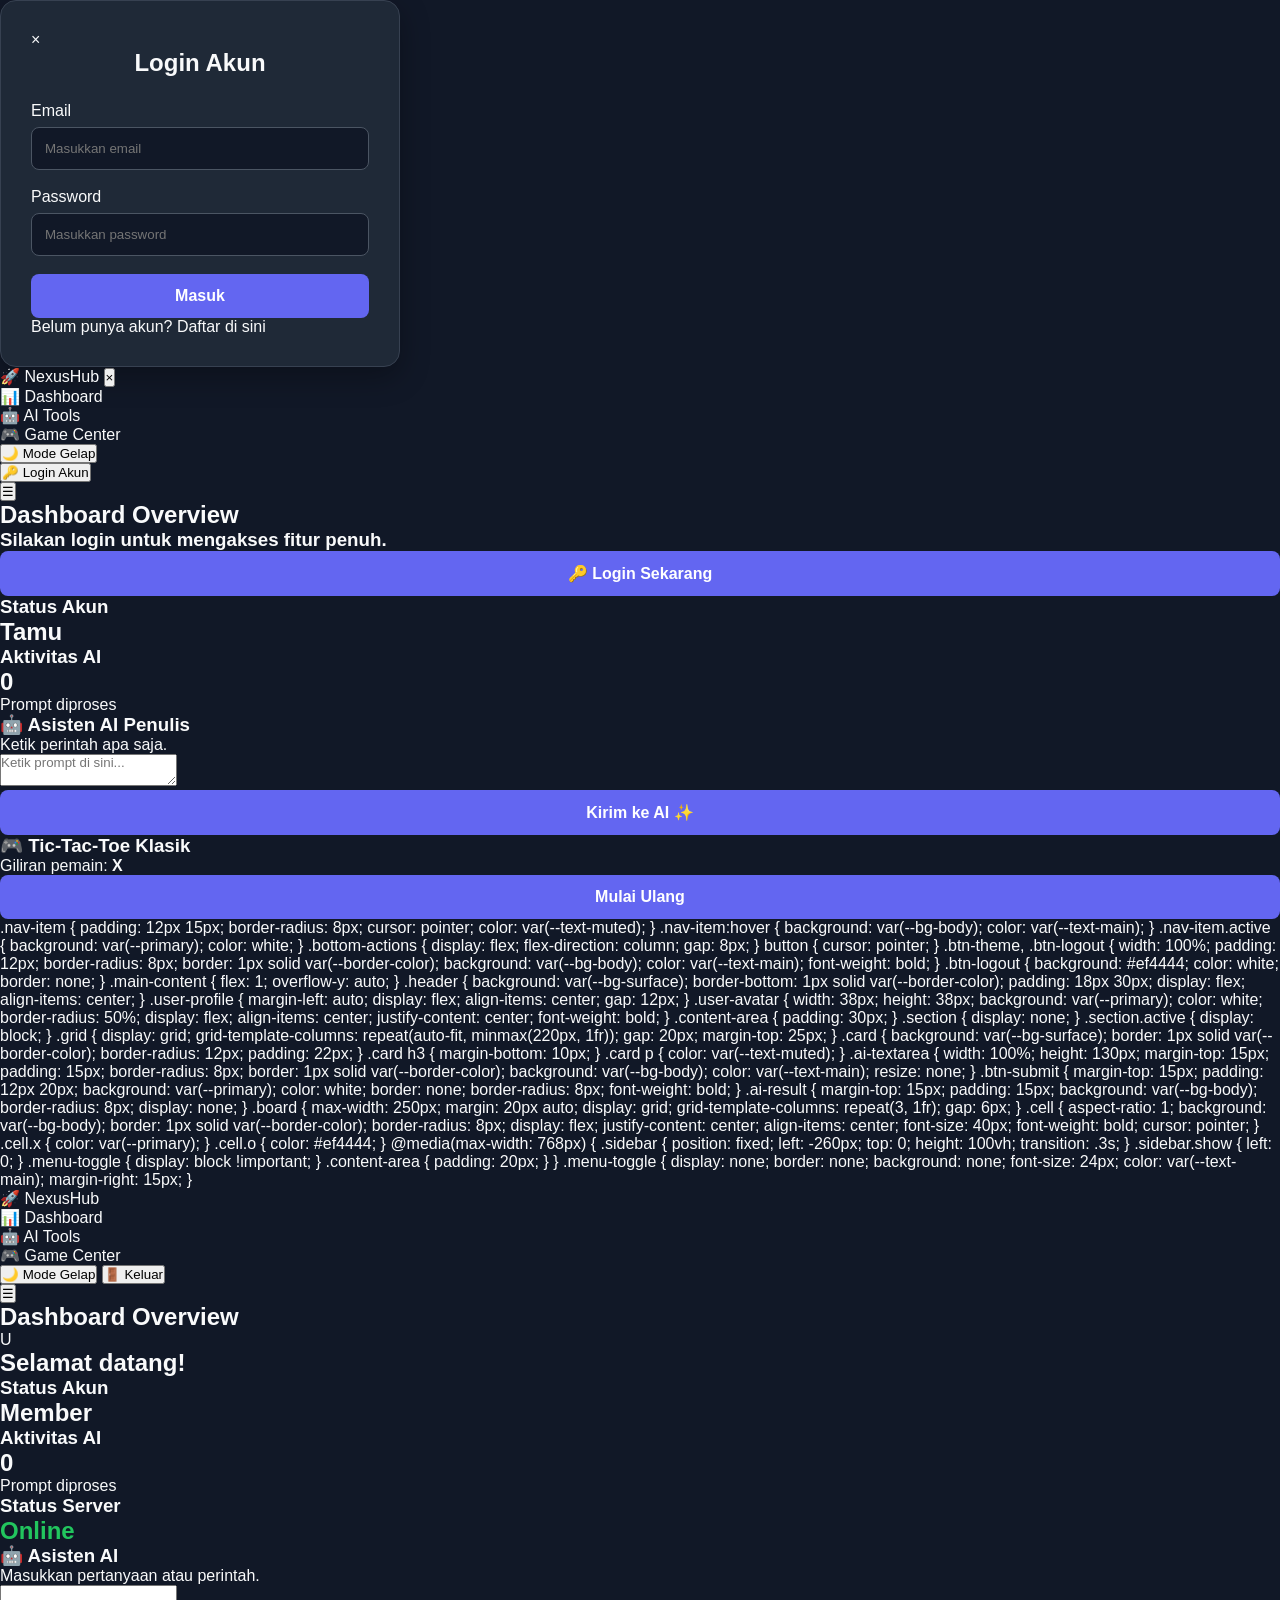
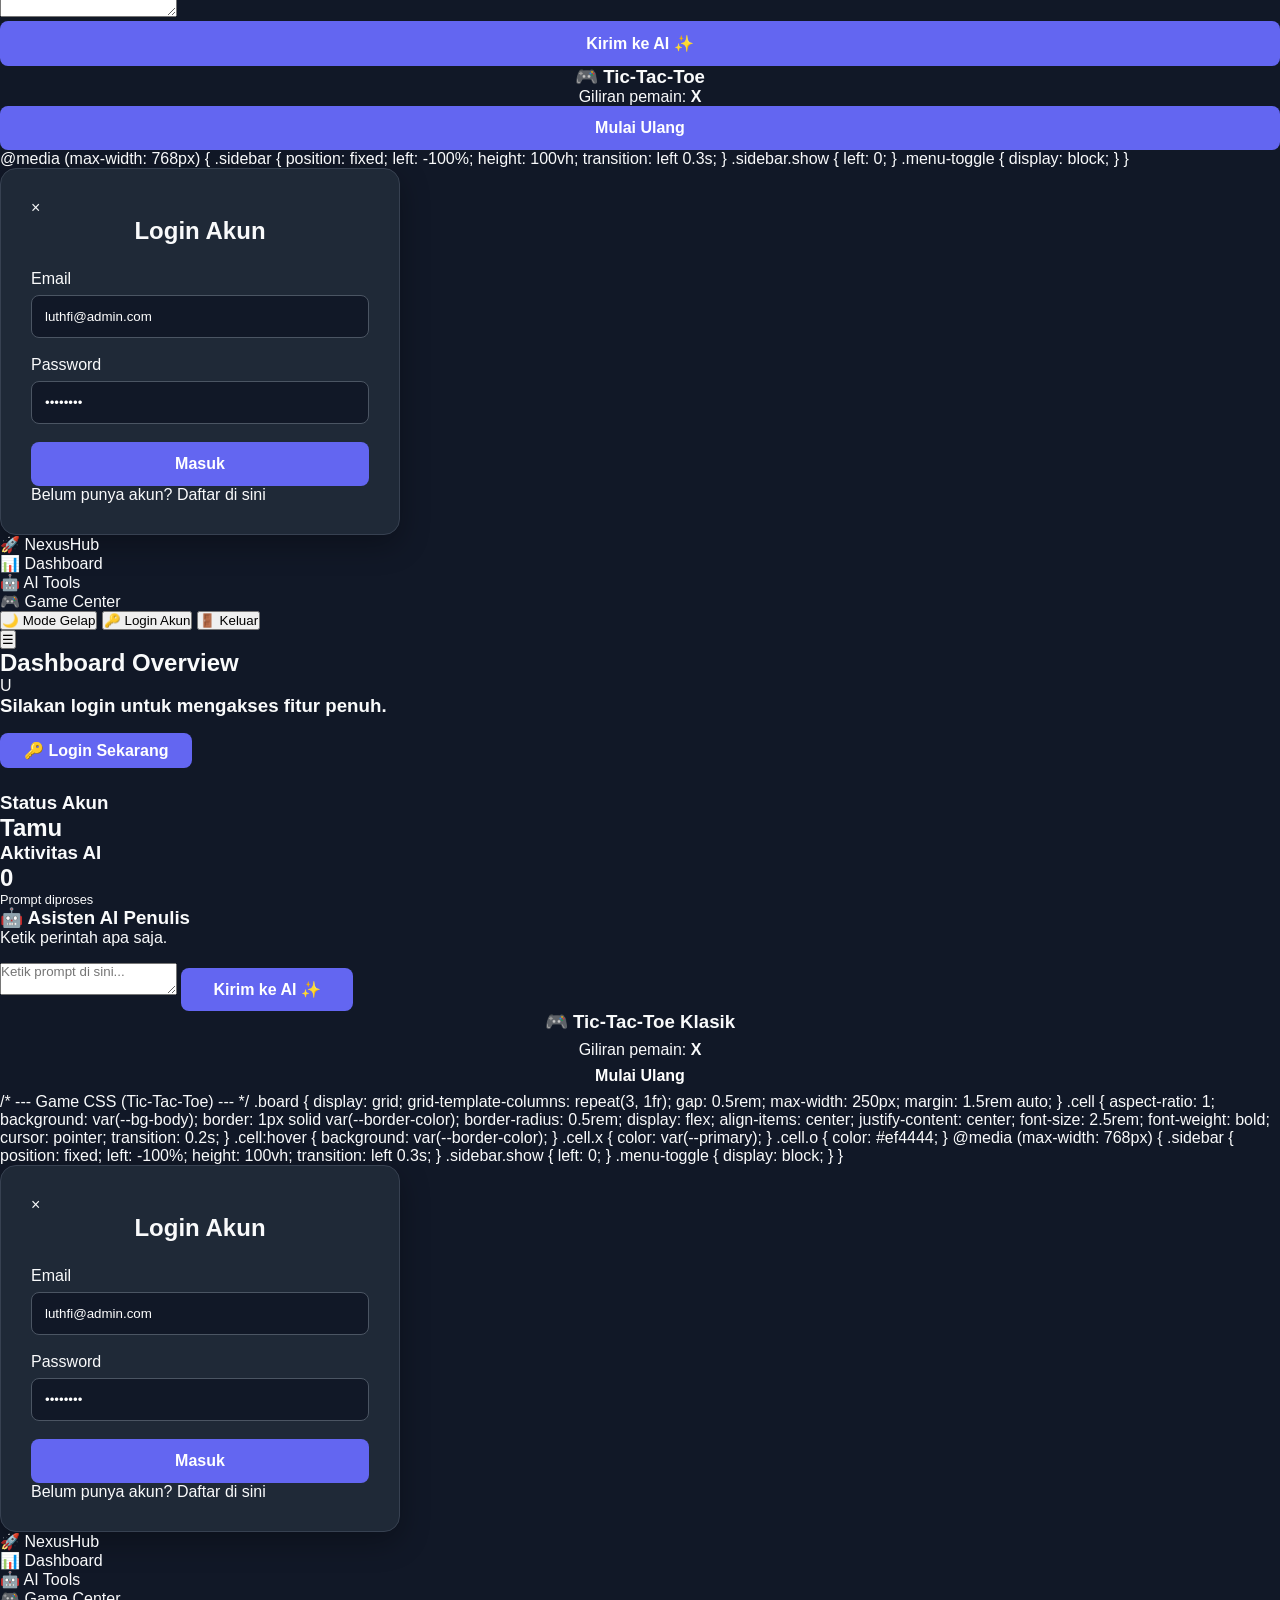
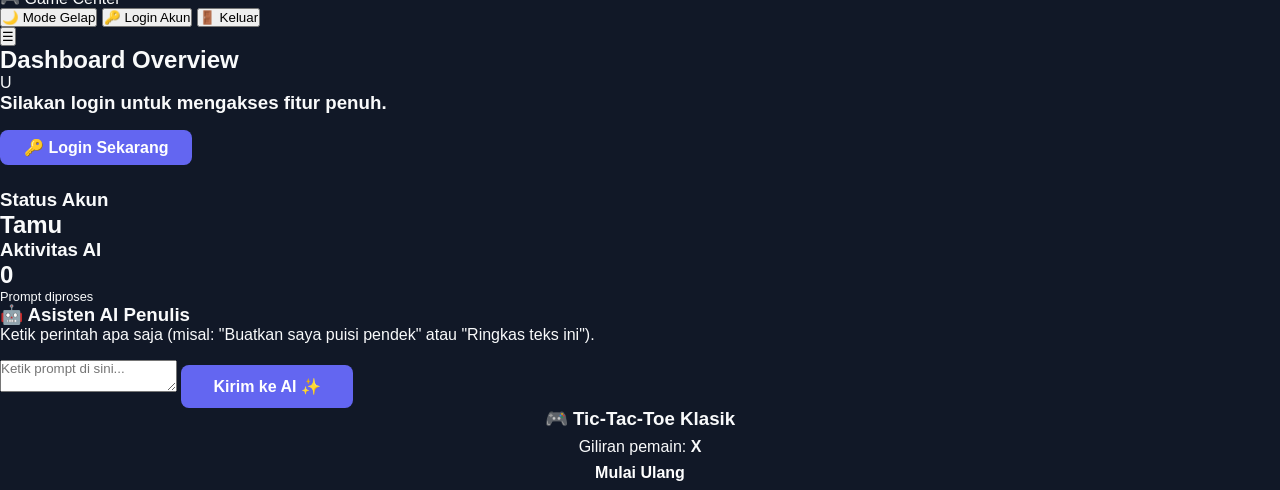
<file: index.html>
<!DOCTYPE html>
<html lang="id">
<head>
    <meta charset="UTF-8">
    <meta name="viewport" content="width=device-width, initial-scale=1.0">
    <title>NexusHub Dashboard</title>

    <!-- CSS -->
    <link rel="stylesheet" href="style.css">
</head>

<body>

    <!-- LOGIN MODAL -->
    <div class="modal-overlay active" id="authModal">
        <div class="auth-box">

            <span class="close-modal" onclick="forceCloseModal()">
                &times;
            </span>

            <h2 id="authTitle">Login Akun</h2>

            <form id="authForm" onsubmit="handleAuth(event)">

                <div class="form-group">
                    <label>Email</label>
                    <input
                        type="email"
                        id="emailInput"
                        required
                        placeholder="Masukkan email"
                    >
                </div>

                <div class="form-group">
                    <label>Password</label>
                    <input
                        type="password"
                        id="passwordInput"
                        required
                        placeholder="Masukkan password"
                    >
                </div>

                <div class="alert-msg" id="alertMsg"></div>

                <button
                    type="submit"
                    class="btn-submit"
                    id="authSubmitBtn"
                >
                    Masuk
                </button>

            </form>

            <div
                class="switch-auth"
                onclick="toggleAuthMode()"
                id="switchAuthText"
            >
                Belum punya akun? Daftar di sini
            </div>

        </div>
    </div>


    <!-- SIDEBAR -->
    <aside class="sidebar" id="sidebar">

        <div class="brand">
            <span>🚀 NexusHub</span>

            <button
                class="menu-toggle"
                onclick="toggleSidebar()"
            >
                &times;
            </button>
        </div>


        <ul class="nav-menu">

            <li
                class="nav-item active"
                onclick="showSection('dashboard', this)"
            >
                📊 Dashboard
            </li>

            <li
                class="nav-item"
                onclick="showSection('ai-tools', this)"
            >
                🤖 AI Tools
            </li>

            <li
                class="nav-item"
                onclick="showSection('games', this)"
            >
                🎮 Game Center
            </li>

        </ul>


        <div class="bottom-actions">

            <button
                class="btn-theme"
                onclick="toggleTheme()"
                id="themeBtn"
            >
                🌙 Mode Gelap
            </button>

            <button
                class="btn-login"
                id="btnLogin"
                onclick="openModal()"
            >
                🔑 Login Akun
            </button>

            <button
                class="btn-logout"
                id="btnLogout"
                onclick="handleLogout()"
            >
                🚪 Keluar
            </button>

        </div>

    </aside>


    <!-- MAIN -->
    <main class="main-content">

        <!-- HEADER -->
        <header class="header">

            <button
                class="menu-toggle"
                onclick="toggleSidebar()"
            >
                ☰
            </button>

            <h2 id="header-title">
                Dashboard Overview
            </h2>

            <div class="user-profile">

                <span
                    id="userEmailText"
                    class="user-email"
                ></span>

                <div
                    class="user-avatar"
                    id="userAvatar"
                >
                    U
                </div>

            </div>

        </header>


        <!-- CONTENT -->
        <div class="content-area">


            <!-- DASHBOARD -->
            <section
                id="dashboard"
                class="section active"
            >

                <h3 id="welcomeMessage">
                    Silakan login untuk mengakses fitur penuh.
                </h3>

                <button
                    id="btnDashboardLogin"
                    class="btn-submit dashboard-login"
                    onclick="openModal()"
                >
                    🔑 Login Sekarang
                </button>


                <div class="grid">

                    <div class="card">

                        <h3>Status Akun</h3>

                        <h2
                            id="statusTeks"
                            class="primary-text"
                        >
                            Tamu
                        </h2>

                    </div>


                    <div class="card">

                        <h3>Aktivitas AI</h3>

                        <h2 class="primary-text">
                            0
                        </h2>

                        <p class="muted">
                            Prompt diproses
                        </p>

                    </div>

                </div>

            </section>


            <!-- AI TOOLS -->
            <section
                id="ai-tools"
                class="section"
            >

                <div class="card">

                    <h3>🤖 Asisten AI Penulis</h3>

                    <p class="muted ai-description">
                        Ketik perintah apa saja.
                    </p>

                    <textarea
                        class="ai-textarea"
                        id="aiInput"
                        placeholder="Ketik prompt di sini..."
                    ></textarea>

                    <button
                        class="btn-submit ai-button"
                        onclick="generateAI()"
                    >
                        Kirim ke AI ✨
                    </button>

                    <div
                        class="ai-result"
                        id="aiOutput"
                    ></div>

                </div>

            </section>


            <!-- GAME -->
            <section
                id="games"
                class="section"
            >

                <div
                    class="card game-card"
                >

                    <h3>🎮 Tic-Tac-Toe Klasik</h3>

                    <p
                        id="gameStatus"
                        class="muted game-status"
                    >
                        Giliran pemain:
                        <strong>X</strong>
                    </p>


                    <div
                        class="board"
                        id="tictactoeBoard"
                    >

                        <div
                            class="cell"
                            onclick="makeMove(this, 0)"
                        ></div>

                        <div
                            class="cell"
                            onclick="makeMove(this, 1)"
                        ></div>

                        <div
                            class="cell"
                            onclick="makeMove(this, 2)"
                        ></div>

                        <div
                            class="cell"
                            onclick="makeMove(this, 3)"
                        ></div>

                        <div
                            class="cell"
                            onclick="makeMove(this, 4)"
                        ></div>

                        <div
                            class="cell"
                            onclick="makeMove(this, 5)"
                        ></div>

                        <div
                            class="cell"
                            onclick="makeMove(this, 6)"
                        ></div>

                        <div
                            class="cell"
                            onclick="makeMove(this, 7)"
                        ></div>

                        <div
                            class="cell"
                            onclick="makeMove(this, 8)"
                        ></div>

                    </div>


                    <button
                        class="btn-submit reset-button"
                        onclick="resetGame()"
                    >
                        Mulai Ulang
                    </button>

                </div>

            </section>

        </div>

    </main>


    <!-- JAVASCRIPT -->
    <script src="script.js"></script>

</body>
</html>    .nav-item {
        padding: 12px 15px;
        border-radius: 8px;
        cursor: pointer;
        color: var(--text-muted);
    }

    .nav-item:hover {
        background: var(--bg-body);
        color: var(--text-main);
    }

    .nav-item.active {
        background: var(--primary);
        color: white;
    }

    .bottom-actions {
        display: flex;
        flex-direction: column;
        gap: 8px;
    }

    button {
        cursor: pointer;
    }

    .btn-theme,
    .btn-logout {
        width: 100%;
        padding: 12px;
        border-radius: 8px;
        border: 1px solid var(--border-color);
        background: var(--bg-body);
        color: var(--text-main);
        font-weight: bold;
    }

    .btn-logout {
        background: #ef4444;
        color: white;
        border: none;
    }

    .main-content {
        flex: 1;
        overflow-y: auto;
    }

    .header {
        background: var(--bg-surface);
        border-bottom: 1px solid var(--border-color);
        padding: 18px 30px;
        display: flex;
        align-items: center;
    }

    .user-profile {
        margin-left: auto;
        display: flex;
        align-items: center;
        gap: 12px;
    }

    .user-avatar {
        width: 38px;
        height: 38px;
        background: var(--primary);
        color: white;
        border-radius: 50%;
        display: flex;
        align-items: center;
        justify-content: center;
        font-weight: bold;
    }

    .content-area {
        padding: 30px;
    }

    .section {
        display: none;
    }

    .section.active {
        display: block;
    }

    .grid {
        display: grid;
        grid-template-columns: repeat(auto-fit, minmax(220px, 1fr));
        gap: 20px;
        margin-top: 25px;
    }

    .card {
        background: var(--bg-surface);
        border: 1px solid var(--border-color);
        border-radius: 12px;
        padding: 22px;
    }

    .card h3 {
        margin-bottom: 10px;
    }

    .card p {
        color: var(--text-muted);
    }

    .ai-textarea {
        width: 100%;
        height: 130px;
        margin-top: 15px;
        padding: 15px;
        border-radius: 8px;
        border: 1px solid var(--border-color);
        background: var(--bg-body);
        color: var(--text-main);
        resize: none;
    }

    .btn-submit {
        margin-top: 15px;
        padding: 12px 20px;
        background: var(--primary);
        color: white;
        border: none;
        border-radius: 8px;
        font-weight: bold;
    }

    .ai-result {
        margin-top: 15px;
        padding: 15px;
        background: var(--bg-body);
        border-radius: 8px;
        display: none;
    }

    .board {
        max-width: 250px;
        margin: 20px auto;
        display: grid;
        grid-template-columns: repeat(3, 1fr);
        gap: 6px;
    }

    .cell {
        aspect-ratio: 1;
        background: var(--bg-body);
        border: 1px solid var(--border-color);
        border-radius: 8px;
        display: flex;
        justify-content: center;
        align-items: center;
        font-size: 40px;
        font-weight: bold;
        cursor: pointer;
    }

    .cell.x {
        color: var(--primary);
    }

    .cell.o {
        color: #ef4444;
    }

    @media(max-width: 768px) {
        .sidebar {
            position: fixed;
            left: -260px;
            top: 0;
            height: 100vh;
            transition: .3s;
        }

        .sidebar.show {
            left: 0;
        }

        .menu-toggle {
            display: block !important;
        }

        .content-area {
            padding: 20px;
        }
    }

    .menu-toggle {
        display: none;
        border: none;
        background: none;
        font-size: 24px;
        color: var(--text-main);
        margin-right: 15px;
    }
</style>

</head><body><aside class="sidebar" id="sidebar"><div class="brand">
    🚀 NexusHub
</div>

<ul class="nav-menu">
    <li class="nav-item active"
        onclick="showSection('dashboard', this)">
        📊 Dashboard
    </li>

    <li class="nav-item"
        onclick="showSection('ai-tools', this)">
        🤖 AI Tools
    </li>

    <li class="nav-item"
        onclick="showSection('games', this)">
        🎮 Game Center
    </li>
</ul>

<div class="bottom-actions">

    <button class="btn-theme" onclick="toggleTheme()">
        🌙 Mode Gelap
    </button>

    <button class="btn-logout" onclick="logout()">
        🚪 Keluar
    </button>

</div>

</aside><main class="main-content"><header class="header">

    <button class="menu-toggle"
            onclick="toggleSidebar()">
        ☰
    </button>

    <h2 id="header-title">
        Dashboard Overview
    </h2>

    <div class="user-profile">

        <span id="userEmail"></span>

        <div class="user-avatar"
             id="userAvatar">
            U
        </div>

    </div>

</header>


<div class="content-area">

    <!-- DASHBOARD -->

    <section id="dashboard"
             class="section active">

        <h2 id="welcome">
            Selamat datang!
        </h2>

        <div class="grid">

            <div class="card">
                <h3>Status Akun</h3>
                <h2 style="color:var(--primary)">
                    Member
                </h2>
            </div>

            <div class="card">
                <h3>Aktivitas AI</h3>
                <h2 style="color:var(--primary)">
                    0
                </h2>
                <p>Prompt diproses</p>
            </div>

            <div class="card">
                <h3>Status Server</h3>
                <h2 style="color:#22c55e">
                    Online
                </h2>
            </div>

        </div>

    </section>


    <!-- AI -->

    <section id="ai-tools"
             class="section">

        <div class="card">

            <h3>🤖 Asisten AI</h3>

            <p>
                Masukkan pertanyaan atau perintah.
            </p>

            <textarea
                class="ai-textarea"
                id="aiInput"
                placeholder="Ketik sesuatu...">
            </textarea>

            <button
                class="btn-submit"
                onclick="generateAI()">

                Kirim ke AI ✨

            </button>

            <div
                class="ai-result"
                id="aiOutput">
            </div>

        </div>

    </section>


    <!-- GAME -->

    <section id="games"
             class="section">

        <div class="card"
             style="text-align:center">

            <h3>🎮 Tic-Tac-Toe</h3>

            <p id="gameStatus">
                Giliran pemain:
                <strong>X</strong>
            </p>

            <div class="board">

                <div class="cell"
                     onclick="move(this,0)">
                </div>

                <div class="cell"
                     onclick="move(this,1)">
                </div>

                <div class="cell"
                     onclick="move(this,2)">
                </div>

                <div class="cell"
                     onclick="move(this,3)">
                </div>

                <div class="cell"
                     onclick="move(this,4)">
                </div>

                <div class="cell"
                     onclick="move(this,5)">
                </div>

                <div class="cell"
                     onclick="move(this,6)">
                </div>

                <div class="cell"
                     onclick="move(this,7)">
                </div>

                <div class="cell"
                     onclick="move(this,8)">
                </div>

            </div>

            <button
                class="btn-submit"
                onclick="resetGame()">

                Mulai Ulang

            </button>

        </div>

    </section>

</div>

</main><script>

/* =========================
   CEK LOGIN
========================= */

const currentUser =
    localStorage.getItem("currentUser");

if (!currentUser) {

    window.location.href = "login.html";

}


/* =========================
   USER
========================= */

document.getElementById("userEmail")
    .textContent = currentUser;

document.getElementById("userAvatar")
    .textContent =
    currentUser.charAt(0).toUpperCase();

document.getElementById("welcome")
    .textContent =
    "Halo, " + currentUser +
    "! Selamat datang di NexusHub.";


/* =========================
   NAVIGASI
========================= */

function showSection(id, element) {

    document.querySelectorAll(".section")
        .forEach(section => {
            section.classList.remove("active");
        });

    document.getElementById(id)
        .classList.add("active");

    document.querySelectorAll(".nav-item")
        .forEach(item => {
            item.classList.remove("active");
        });

    element.classList.add("active");

    const titles = {
        dashboard: "Dashboard Overview",
        "ai-tools": "AI Tools",
        games: "Game Center"
    };

    document.getElementById("header-title")
        .textContent = titles[id];

}


/* =========================
   SIDEBAR
========================= */

function toggleSidebar() {

    document.getElementById("sidebar")
        .classList.toggle("show");

}


/* =========================
   THEME
========================= */

function toggleTheme() {

    const html =
        document.documentElement;

    if (
        html.getAttribute("data-theme")
        === "dark"
    ) {

        html.removeAttribute("data-theme");

    } else {

        html.setAttribute(
            "data-theme",
            "dark"
        );

    }

}


/* =========================
   LOGOUT
========================= */

function logout() {

    localStorage.removeItem(
        "currentUser"
    );

    window.location.href =
        "login.html";

}


/* =========================
   AI DEMO
========================= */

function generateAI() {

    const input =
        document.getElementById("aiInput")
            .value.trim();

    const output =
        document.getElementById("aiOutput");

    if (!input) {

        alert("Ketik pertanyaan terlebih dahulu.");

        return;

    }

    output.style.display = "block";

    output.innerHTML =
        "Sedang memproses...";

    setTimeout(() => {

        output.innerHTML =
            "<strong>Jawaban AI:</strong><br><br>" +
            "Ini masih mode demo. " +
            "Nanti bisa kita sambungkan ke API AI.";

    }, 800);

}


/* =========================
   TIC TAC TOE
========================= */

let board =
    ["","","","","","","","",""];

let player = "X";

let active = true;

const wins = [

    [0,1,2],
    [3,4,5],
    [6,7,8],

    [0,3,6],
    [1,4,7],
    [2,5,8],

    [0,4,8],
    [2,4,6]

];


function move(cell, index) {

    if (
        board[index] !== "" ||
        !active
    ) return;

    board[index] = player;

    cell.textContent = player;

    cell.classList.add(
        player.toLowerCase()
    );

    checkGame();

}


function checkGame() {

    for (const combination of wins) {

        const [a,b,c] =
            combination;

        if (
            board[a] &&
            board[a] === board[b] &&
            board[a] === board[c]
        ) {

            document.getElementById(
                "gameStatus"
            ).innerHTML =
                "🎉 Pemain <strong>" +
                player +
                "</strong> menang!";

            active = false;

            return;

        }

    }

    if (!board.includes("")) {

        document.getElementById(
            "gameStatus"
        ).textContent =
            "🤝 Permainan seri!";

        active = false;

        return;

    }

    player =
        player === "X"
            ? "O"
            : "X";

    document.getElementById(
        "gameStatus"
    ).innerHTML =
        "Giliran pemain: <strong>" +
        player +
        "</strong>";

}


function resetGame() {

    board =
        ["","","","","","","","",""];

    player = "X";

    active = true;

    document.querySelectorAll(".cell")
        .forEach(cell => {

            cell.textContent = "";

            cell.classList.remove(
                "x",
                "o"
            );

        });

    document.getElementById(
        "gameStatus"
    ).innerHTML =
        "Giliran pemain: <strong>X</strong>";

}

</script></body>
</html>
        @media (max-width: 768px) {
            .sidebar { position: fixed; left: -100%; height: 100vh; transition: left 0.3s; }
            .sidebar.show { left: 0; }
            .menu-toggle { display: block; }
        }
    </style>
</head>
<body>

    <div class="modal-overlay active" id="authModal">
        <div class="auth-box">
            <span class="close-modal" onclick="forceCloseModal()">&times;</span>
            <h2 id="authTitle">Login Akun</h2>
            <form id="authForm" onsubmit="handleAuth(event)">
                <div class="form-group">
                    <label>Email</label>
                    <input type="email" id="emailInput" required value="luthfi@admin.com">
                </div>
                <div class="form-group">
                    <label>Password</label>
                    <input type="password" id="passwordInput" required value="admin123">
                </div>
                <div class="alert-msg" id="alertMsg"></div>
                <button type="submit" class="btn-submit" id="authSubmitBtn">Masuk</button>
            </form>
            <div class="switch-auth" onclick="toggleAuthMode()" id="switchAuthText">Belum punya akun? Daftar di sini</div>
        </div>
    </div>

    <aside class="sidebar" id="sidebar">
        <div class="brand">
            <span>🚀 NexusHub</span>
            <button class="menu-toggle" style="display: none; border:none; background:none; font-size:1.5rem; color:inherit;" onclick="toggleSidebar()">&times;</button>
        </div>
        <ul class="nav-menu">
            <li class="nav-item active" onclick="showSection('dashboard', this)">📊 Dashboard</li>
            <li class="nav-item" onclick="showSection('ai-tools', this)">🤖 AI Tools</li>
            <li class="nav-item" onclick="showSection('games', this)">🎮 Game Center</li>
        </ul>
        <div class="bottom-actions">
            <button class="btn-theme" onclick="toggleTheme()" id="themeBtn">🌙 Mode Gelap</button>
            <button class="btn-login" id="btnLogin" onclick="openModal()">🔑 Login Akun</button>
            <button class="btn-logout" id="btnLogout" onclick="handleLogout()">🚪 Keluar</button>
        </div>
    </aside>

    <main class="main-content">
        <header class="header">
            <button class="menu-toggle" onclick="toggleSidebar()">☰</button>
            <h2 id="header-title">Dashboard Overview</h2>
            <div class="user-profile">
                <span id="userEmailText" style="font-size: 0.9rem; color: var(--text-muted); display: none;"></span>
                <div class="user-avatar" id="userAvatar">U</div>
            </div>
        </header>

        <div class="content-area">
            <div id="dashboard" class="section active">
                <h3 id="welcomeMessage">Silakan login untuk mengakses fitur penuh.</h3>
                <button id="btnDashboardLogin" class="btn-submit" style="width: auto; padding: 0.5rem 1.5rem; margin-top: 1rem; margin-bottom: 1.5rem; display: inline-block;" onclick="openModal()">🔑 Login Sekarang</button>
                
                <div class="grid">
                    <div class="card">
                        <h3>Status Akun</h3>
                        <h2 id="statusTeks" style="color: var(--primary);">Tamu</h2>
                    </div>
                    <div class="card">
                        <h3>Aktivitas AI</h3>
                        <h2 style="color: var(--primary);">0</h2>
                        <p style="font-size: 0.8rem; color: var(--text-muted);">Prompt diproses</p>
                    </div>
                </div>
            </div>
            
            <div id="ai-tools" class="section">
                <div class="card">
                    <h3>🤖 Asisten AI Penulis</h3>
                    <p style="color: var(--text-muted); margin-bottom: 1rem;">Ketik perintah apa saja.</p>
                    <textarea class="ai-textarea" id="aiInput" placeholder="Ketik prompt di sini..."></textarea>
                    <button class="btn-submit" style="width: auto; padding: 0.75rem 2rem;" onclick="generateAI()">Kirim ke AI ✨</button>
                    <div class="ai-result" id="aiOutput"></div>
                </div>
            </div>
            
            <div id="games" class="section">
                <div class="card" style="text-align: center;">
                    <h3>🎮 Tic-Tac-Toe Klasik</h3>
                    <p id="gameStatus" style="color: var(--text-muted); margin-top: 0.5rem;">Giliran pemain: <strong>X</strong></p>
                    <div class="board" id="tictactoeBoard">
                        <div class="cell" onclick="makeMove(this, 0)"></div>
                        <div class="cell" onclick="makeMove(this, 1)"></div>
                        <div class="cell" onclick="makeMove(this, 2)"></div>
                        <div class="cell" onclick="makeMove(this, 3)"></div>
                        <div class="cell" onclick="makeMove(this, 4)"></div>
                        <div class="cell" onclick="makeMove(this, 5)"></div>
                        <div class="cell" onclick="makeMove(this, 6)"></div>
                        <div class="cell" onclick="makeMove(this, 7)"></div>
                        <div class="cell" onclick="makeMove(this, 8)"></div>
                    </div>
                    <button class="btn-submit" style="width: auto; padding: 0.5rem 2rem; background: var(--text-muted);" onclick="resetGame()">Mulai Ulang</button>
                </div>
            </div>
        </div>
    </main>

    <script>
        function showSection(id, el) {
            document.querySelectorAll('.section').forEach(s => s.classList.remove('active'));
            document.getElementById(id).classList.add('active');
            document.querySelectorAll('.nav-item').forEach(n => n.classList.remove('active'));
            el.classList.add('active');
            const titleMap = { 'dashboard': 'Dashboard Overview', 'ai-tools': 'Koleksi AI Tools', 'games': 'Game Center' };
            document.getElementById('header-title').innerText = titleMap[id];
            if(window.innerWidth <= 768) { toggleSidebar(); }
        }

        function toggleSidebar() { document.getElementById('sidebar').classList.toggle('show'); }
        
        function toggleTheme() {
            const body = document.documentElement;
            if (body.getAttribute('data-theme') === 'dark') { body.removeAttribute('data-theme'); } 
            else { body.setAttribute('data-theme', 'dark'); }
        }

        function generateAI() {
            const input = document.getElementById('aiInput').value;
            const output = document.getElementById('aiOutput');
            if(!input.trim()) { alert("Mohon ketik sesuatu terlebih dahulu!"); return; }
            output.style.display = 'block';
            output.innerHTML = '<span style="color: var(--text-muted);">Sedang berpikir... ⏳</span>';
            setTimeout(() => {
                output.innerHTML = `<strong>Jawaban AI:</strong><br><br>Simulasi jawaban untuk: <em>"${input}"</em>.`;
            }, 1000); 
        }

        let board = ["", "", "", "", "", "", "", "", ""];
        let currentPlayer = "X";
        let gameActive = true;
        const winningConditions = [[0,1,2],[3,4,5],[6,7,8],[0,3,6],[1,4,7],[2,5,8],[0,4,8],[2,4,6]];

        function makeMove(cell, index) {
            if (board[index] !== "" || !gameActive) return;
            board[index] = currentPlayer;
            cell.innerText = currentPlayer;
            cell.classList.add(currentPlayer.toLowerCase());
            checkWinner();
        }

        function checkWinner() {
            let roundWon = false;
            for (let i = 0; i < winningConditions.length; i++) {
                const [a, b, c] = winningConditions[i];
                if (board[a] && board[a] === board[b] && board[a] === board[c]) { roundWon = true; break; }
            }
            if (roundWon) { document.getElementById('gameStatus').innerHTML = `🎉 Pemain <strong>${currentPlayer}</strong> Menang!`; gameActive = false; return; }
            if (!board.includes("")) { document.getElementById('gameStatus').innerHTML = "🤝 Permainan Seri!"; gameActive = false; return; }
            currentPlayer = currentPlayer === "X" ? "O" : "X";
            document.getElementById('gameStatus').innerHTML = `Giliran pemain: <strong>${currentPlayer}</strong>`;
        }

        function resetGame() {
            board = ["", "", "", "", "", "", "", "", ""];
            currentPlayer = "X";
            gameActive = true;
            document.getElementById('gameStatus').innerHTML = `Giliran pemain: <strong>${currentPlayer}</strong>`;
            document.querySelectorAll('.cell').forEach(cell => { cell.innerText = ""; cell.classList.remove('x', 'o'); });
        }

        let isLoginMode = true;

        function openModal() {
            document.getElementById('authModal').classList.add('active');
        }

        function forceCloseModal() {
            if (!localStorage.getItem('currentUser')) {
                localStorage.setItem('currentUser', 'luthfi@admin.com');
            }
            document.getElementById('authModal').classList.remove('active');
            updateUI();
        }

        function toggleAuthMode() {
            isLoginMode = !isLoginMode;
            document.getElementById('authTitle').innerText = isLoginMode ? "Login Akun" : "Daftar Akun Baru";
            document.getElementById('authSubmitBtn').innerText = isLoginMode ? "Masuk" : "Daftar Sekarang";
            document.getElementById('switchAuthText').innerText = isLoginMode ? "Belum punya akun? Daftar di sini" : "Sudah punya akun? Login di sini";
            document.getElementById('alertMsg').style.display = 'none';
        }

        function handleAuth(e) {
            e.preventDefault();
            const email = document.getElementById('emailInput').value.trim();
            const password = document.getElementById('passwordInput').value.trim();
            
            if (password.length < 6) { 
                document.getElementById('alertMsg').innerText = "Password minimal 6 karakter!";
                document.getElementById('alertMsg').style.display = 'block';
                return; 
            }

            // Langsung simpan user yang login dan tutup modal secara paksa agar masuk ke menu utama
            localStorage.setItem('currentUser', email || 'luthfi@admin.com');
            document.getElementById('authModal').classList.remove('active');
            updateUI();
        }

        function handleLogout() {
            localStorage.removeItem('currentUser');
            updateUI();
            openModal();
        }

        function updateUI() {
            const currentUser = localStorage.getItem('currentUser');
            const btnLogin = document.getElementById('btnLogin');
            const btnLogout = document.getElementById('btnLogout');
            const welcomeMsg = document.getElementById('welcomeMessage');
            const statusTeks = document.getElementById('statusTeks');
            const userAvatar = document.getElementById('userAvatar');
            const userEmailText = document.getElementById('userEmailText');
            const btnDashboardLogin = document.getElementById('btnDashboardLogin');

            if (currentUser) {
                if(btnLogin) btnLogin.style.display = 'none';
                if(btnLogout) btnLogout.style.display = 'block';
                if(userAvatar) { userAvatar.style.display = 'flex'; userAvatar.innerText = currentUser.charAt(0).toUpperCase(); }
                if(userEmailText) { userEmailText.style.display = 'block'; userEmailText.innerText = currentUser; }
                if(welcomeMsg) welcomeMsg.innerText = `Halo, ${currentUser}! Selamat datang kembali di Dashboard.`;
                if(statusTeks) statusTeks.innerText = "Member VIP";
                if(btnDashboardLogin) btnDashboardLogin.style.display = 'none';
            } else {
                if(btnLogin) btnLogin.style.display = 'block';
                if(btnLogout) btnLogout.style.display = 'none';
                if(userAvatar) userAvatar.style.display = 'none';
                if(userEmailText) userEmailText.style.display = 'none';
                if(welcomeMsg) welcomeMsg.innerText = "Silakan login untuk mengakses fitur penuh.";
                if(statusTeks) statusTeks.innerText = "Tamu";
                if(btnDashboardLogin) btnDashboardLogin.style.display = 'inline-block';
            }
        }

        window.onload = () => {
            updateUI();
            if (!localStorage.getItem('currentUser')) {
                openModal();
            }
        };
    </script>
</body>
</html>

        /* --- Game CSS (Tic-Tac-Toe) --- */
        .board { display: grid; grid-template-columns: repeat(3, 1fr); gap: 0.5rem; max-width: 250px; margin: 1.5rem auto; }
        .cell { aspect-ratio: 1; background: var(--bg-body); border: 1px solid var(--border-color); border-radius: 0.5rem; display: flex; align-items: center; justify-content: center; font-size: 2.5rem; font-weight: bold; cursor: pointer; transition: 0.2s; }
        .cell:hover { background: var(--border-color); }
        .cell.x { color: var(--primary); }
        .cell.o { color: #ef4444; }

        @media (max-width: 768px) {
            .sidebar { position: fixed; left: -100%; height: 100vh; transition: left 0.3s; }
            .sidebar.show { left: 0; }
            .menu-toggle { display: block; }
        }
    </style>
</head>
<body>

    <!-- Modal Auth (Login/Register) -->
    <div class="modal-overlay active" id="authModal">
        <div class="auth-box">
            <span class="close-modal" onclick="toggleModal(false)">&times;</span>
            <h2 id="authTitle">Login Akun</h2>
            <form id="authForm" onsubmit="handleAuth(event)">
                <div class="form-group">
                    <label>Email</label>
                    <input type="email" id="emailInput" required value="luthfi@admin.com">
                </div>
                <div class="form-group">
                    <label>Password</label>
                    <input type="password" id="passwordInput" required value="admin123">
                </div>
                <div class="alert-msg" id="alertMsg"></div>
                <button type="submit" class="btn-submit" id="authSubmitBtn">Masuk</button>
            </form>
            <div class="switch-auth" onclick="toggleAuthMode()" id="switchAuthText">Belum punya akun? Daftar di sini</div>
        </div>
    </div>

    <!-- Sidebar -->
    <aside class="sidebar" id="sidebar">
        <div class="brand">
            <span>🚀 NexusHub</span>
            <button class="menu-toggle" style="display: none; border:none; background:none; font-size:1.5rem; color:inherit;" onclick="toggleSidebar()">&times;</button>
        </div>
        <ul class="nav-menu">
            <li class="nav-item active" onclick="showSection('dashboard', this)">📊 Dashboard</li>
            <li class="nav-item" onclick="showSection('ai-tools', this)">🤖 AI Tools</li>
            <li class="nav-item" onclick="showSection('games', this)">🎮 Game Center</li>
        </ul>
        <div class="bottom-actions">
            <button class="btn-theme" onclick="toggleTheme()" id="themeBtn">🌙 Mode Gelap</button>
            <button class="btn-login" id="btnLogin" onclick="toggleModal(true)">🔑 Login Akun</button>
            <button class="btn-logout" id="btnLogout" onclick="handleLogout()">🚪 Keluar</button>
        </div>
    </aside>

    <!-- Main Content -->
    <main class="main-content">
        <header class="header">
            <button class="menu-toggle" onclick="toggleSidebar()">☰</button>
            <h2 id="header-title">Dashboard Overview</h2>
            <div class="user-profile">
                <span id="userEmailText" style="font-size: 0.9rem; color: var(--text-muted); display: none;"></span>
                <div class="user-avatar" id="userAvatar">U</div>
            </div>
        </header>

        <div class="content-area">
            <!-- Dashboard Section -->
            <div id="dashboard" class="section active">
                <h3 id="welcomeMessage">Silakan login untuk mengakses fitur penuh.</h3>
                <button id="btnDashboardLogin" class="btn-submit" style="width: auto; padding: 0.5rem 1.5rem; margin-top: 1rem; margin-bottom: 1.5rem; display: inline-block;" onclick="toggleModal(true)">🔑 Login Sekarang</button>
                
                <div class="grid">
                    <div class="card">
                        <h3>Status Akun</h3>
                        <h2 id="statusTeks" style="color: var(--primary);">Tamu</h2>
                    </div>
                    <div class="card">
                        <h3>Aktivitas AI</h3>
                        <h2 style="color: var(--primary);">0</h2>
                        <p style="font-size: 0.8rem; color: var(--text-muted);">Prompt diproses</p>
                    </div>
                </div>
            </div>
            
            <!-- AI Tools Section -->
            <div id="ai-tools" class="section">
                <div class="card">
                    <h3>🤖 Asisten AI Penulis</h3>
                    <p style="color: var(--text-muted); margin-bottom: 1rem;">Ketik perintah apa saja (misal: "Buatkan saya puisi pendek" atau "Ringkas teks ini").</p>
                    <textarea class="ai-textarea" id="aiInput" placeholder="Ketik prompt di sini..."></textarea>
                    <button class="btn-submit" style="width: auto; padding: 0.75rem 2rem;" onclick="generateAI()">Kirim ke AI ✨</button>
                    
                    <div class="ai-result" id="aiOutput"></div>
                </div>
            </div>
            
            <!-- Games Section -->
            <div id="games" class="section">
                <div class="card" style="text-align: center;">
                    <h3>🎮 Tic-Tac-Toe Klasik</h3>
                    <p id="gameStatus" style="color: var(--text-muted); margin-top: 0.5rem;">Giliran pemain: <strong>X</strong></p>
                    
                    <div class="board" id="tictactoeBoard">
                        <div class="cell" onclick="makeMove(this, 0)"></div>
                        <div class="cell" onclick="makeMove(this, 1)"></div>
                        <div class="cell" onclick="makeMove(this, 2)"></div>
                        <div class="cell" onclick="makeMove(this, 3)"></div>
                        <div class="cell" onclick="makeMove(this, 4)"></div>
                        <div class="cell" onclick="makeMove(this, 5)"></div>
                        <div class="cell" onclick="makeMove(this, 6)"></div>
                        <div class="cell" onclick="makeMove(this, 7)"></div>
                        <div class="cell" onclick="makeMove(this, 8)"></div>
                    </div>
                    
                    <button class="btn-submit" style="width: auto; padding: 0.5rem 2rem; background: var(--text-muted);" onclick="resetGame()">Mulai Ulang</button>
                </div>
            </div>
        </div>
    </main>

    <script>
        /* --- Navigasi, Responsive & Tema --- */
        function showSection(id, el) {
            document.querySelectorAll('.section').forEach(s => s.classList.remove('active'));
            document.getElementById(id).classList.add('active');
            document.querySelectorAll('.nav-item').forEach(n => n.classList.remove('active'));
            el.classList.add('active');
            const titleMap = { 'dashboard': 'Dashboard Overview', 'ai-tools': 'Koleksi AI Tools', 'games': 'Game Center' };
            document.getElementById('header-title').innerText = titleMap[id];
            
            if(window.innerWidth <= 768) {
                toggleSidebar();
            }
        }

        function toggleSidebar() {
            document.getElementById('sidebar').classList.toggle('show');
        }
        
        function toggleTheme() {
            const body = document.documentElement;
            if (body.getAttribute('data-theme') === 'dark') {
                body.removeAttribute('data-theme'); localStorage.setItem('theme', 'light');
            } else {
                body.setAttribute('data-theme', 'dark'); localStorage.setItem('theme', 'dark');
            }
        }

        /* --- Logika AI Tools --- */
        function generateAI() {
            const input = document.getElementById('aiInput').value;
            const output = document.getElementById('aiOutput');
            
            if(!input.trim()) {
                alert("Mohon ketik sesuatu terlebih dahulu!");
                return;
            }

            output.style.display = 'block';
            output.innerHTML = '<span style="color: var(--text-muted);">Sedang berpikir... ⏳</span>';
            
            setTimeout(() => {
                output.innerHTML = `<strong>Jawaban AI:</strong><br><br>Ini adalah simulasi jawaban untuk perintah: <em>"${input}"</em>.<br><br>Sistem AI sudah siap dihubungkan dengan API yang sebenarnya!`;
            }, 1500); 
        }

        /* --- Logika Game Tic-Tac-Toe --- */
        let board = ["", "", "", "", "", "", "", "", ""];
        let currentPlayer = "X";
        let gameActive = true;

        const winningConditions = [
            [0, 1, 2], [3, 4, 5], [6, 7, 8],
            [0, 3, 6], [1, 4, 7], [2, 5, 8],
            [0, 4, 8], [2, 4, 6]            
        ];

        function makeMove(cell, index) {
            if (board[index] !== "" || !gameActive) return;
            board[index] = currentPlayer;
            cell.innerText = currentPlayer;
            cell.classList.add(currentPlayer.toLowerCase());
            checkWinner();
        }

        function checkWinner() {
            let roundWon = false;
            for (let i = 0; i < winningConditions.length; i++) {
                const [a, b, c] = winningConditions[i];
                if (board[a] && board[a] === board[b] && board[a] === board[c]) {
                    roundWon = true;
                    break;
                }
            }

            if (roundWon) {
                document.getElementById('gameStatus').innerHTML = `🎉 Pemain <strong>${currentPlayer}</strong> Menang!`;
                gameActive = false;
                return;
            }

            if (!board.includes("")) {
                document.getElementById('gameStatus').innerHTML = "🤝 Permainan Seri!";
                gameActive = false;
                return;
            }
            currentPlayer = currentPlayer === "X" ? "O" : "X";
            document.getElementById('gameStatus').innerHTML = `Giliran pemain: <strong>${currentPlayer}</strong>`;
        }

        function resetGame() {
            board = ["", "", "", "", "", "", "", "", ""];
            currentPlayer = "X";
            gameActive = true;
            document.getElementById('gameStatus').innerHTML = `Giliran pemain: <strong>${currentPlayer}</strong>`;
            document.querySelectorAll('.cell').forEach(cell => {
                cell.innerText = "";
                cell.classList.remove('x', 'o');
            });
        }

        /* --- Logika Autentikasi (Sistem Login) --- */
        let isLoginMode = true;

        function toggleModal(show) {
            const modal = document.getElementById('authModal');
            if (show) {
                modal.classList.add('active');
            } else {
                modal.classList.remove('active');
            }
            document.getElementById('alertMsg').style.display = 'none';
            if(show && isLoginMode) {
                document.getElementById('emailInput').value = "luthfi@admin.com";
                document.getElementById('passwordInput').value = "admin123";
            }
        }

        function toggleAuthMode() {
            isLoginMode = !isLoginMode;
            document.getElementById('authTitle').innerText = isLoginMode ? "Login Akun" : "Daftar Akun Baru";
            document.getElementById('authSubmitBtn').innerText = isLoginMode ? "Masuk" : "Daftar Sekarang";
            document.getElementById('switchAuthText').innerText = isLoginMode ? "Belum punya akun? Daftar di sini" : "Sudah punya akun? Login di sini";
            document.getElementById('alertMsg').style.display = 'none';
            if (!isLoginMode) {
                document.getElementById('authForm').reset();
            } else {
                document.getElementById('emailInput').value = "luthfi@admin.com";
                document.getElementById('passwordInput').value = "admin123";
            }
        }

        function showAlert(msg) {
            const alertBox = document.getElementById('alertMsg');
            alertBox.innerText = msg;
            alertBox.style.display = 'block';
        }

        function handleAuth(e) {
            e.preventDefault();
            const email = document.getElementById('emailInput').value.trim();
            const password = document.getElementById('passwordInput').value.trim();
            
            if (password.length < 6) { 
                showAlert("Password minimal 6 karakter!"); 
                return; 
            }

            let users = JSON.parse(localStorage.getItem('usersDB')) || {};

            if (isLoginMode) {
                // Diperbaiki agar langsung meloloskan email default admin
                if ((email === "luthfi@admin.com" && password === "admin123") || (users[email] && users[email].password === password)) {
                    localStorage.setItem('currentUser', email);
                    toggleModal(false);
                    updateUI();
                } else {
                    showAlert("Email atau password salah!");
                }
            } else {
                if (users[email] || email === "luthfi@admin.com") {
                    showAlert("Email ini sudah terdaftar! Silakan login.");
                } else {
                    users[email] = { password: password };
                    localStorage.setItem('usersDB', JSON.stringify(users));
                    localStorage.setItem('currentUser', email);
                    alert("Akun berhasil dibuat!");
                    toggleModal(false);
                    updateUI();
                }
            }
        }

        function handleLogout() {
            localStorage.removeItem('currentUser');
            updateUI();
            toggleModal(true); 
        }

        function updateUI() {
            const currentUser = localStorage.getItem('currentUser');
            const btnLogin = document.getElementById('btnLogin');
            const btnLogout = document.getElementById('btnLogout');
            const welcomeMsg = document.getElementById('welcomeMessage');
            const statusTeks = document.getElementById('statusTeks');
            const userAvatar = document.getElementById('userAvatar');
            const userEmailText = document.getElementById('userEmailText');
            const btnDashboardLogin = document.getElementById('btnDashboard
        /* --- Game CSS (Tic-Tac-Toe) --- */
        .board { display: grid; grid-template-columns: repeat(3, 1fr); gap: 0.5rem; max-width: 250px; margin: 1.5rem auto; }
        .cell { aspect-ratio: 1; background: var(--bg-body); border: 1px solid var(--border-color); border-radius: 0.5rem; display: flex; align-items: center; justify-content: center; font-size: 2.5rem; font-weight: bold; cursor: pointer; transition: 0.2s; }
        .cell:hover { background: var(--border-color); }
        .cell.x { color: var(--primary); }
        .cell.o { color: #ef4444; }

        @media (max-width: 768px) {
            .sidebar { position: fixed; left: -100%; height: 100vh; transition: left 0.3s; }
            .sidebar.show { left: 0; }
            .menu-toggle { display: block; }
        }
    </style>
</head>
<body>

    <!-- Modal Auth (Login/Register) -->
    <div class="modal-overlay active" id="authModal">
        <div class="auth-box">
            <span class="close-modal" onclick="toggleModal(false)">&times;</span>
            <h2 id="authTitle">Login Akun</h2>
            <form id="authForm" onsubmit="handleAuth(event)">
                <div class="form-group">
                    <label>Email</label>
                    <input type="email" id="emailInput" required value="luthfi@admin.com">
                </div>
                <div class="form-group">
                    <label>Password</label>
                    <input type="password" id="passwordInput" required value="admin123">
                </div>
                <div class="alert-msg" id="alertMsg"></div>
                <button type="submit" class="btn-submit" id="authSubmitBtn">Masuk</button>
            </form>
            <div class="switch-auth" onclick="toggleAuthMode()" id="switchAuthText">Belum punya akun? Daftar di sini</div>
        </div>
    </div>

    <!-- Sidebar -->
    <aside class="sidebar" id="sidebar">
        <div class="brand">
            <span>🚀 NexusHub</span>
            <button class="menu-toggle" style="display: none; border:none; background:none; font-size:1.5rem; color:inherit;" onclick="toggleSidebar()">&times;</button>
        </div>
        <ul class="nav-menu">
            <li class="nav-item active" onclick="showSection('dashboard', this)">📊 Dashboard</li>
            <li class="nav-item" onclick="showSection('ai-tools', this)">🤖 AI Tools</li>
            <li class="nav-item" onclick="showSection('games', this)">🎮 Game Center</li>
        </ul>
        <div class="bottom-actions">
            <button class="btn-theme" onclick="toggleTheme()" id="themeBtn">🌙 Mode Gelap</button>
            <button class="btn-login" id="btnLogin" onclick="toggleModal(true)">🔑 Login Akun</button>
            <button class="btn-logout" id="btnLogout" onclick="handleLogout()">🚪 Keluar</button>
        </div>
    </aside>

    <!-- Main Content -->
    <main class="main-content">
        <header class="header">
            <button class="menu-toggle" onclick="toggleSidebar()">☰</button>
            <h2 id="header-title">Dashboard Overview</h2>
            <div class="user-profile">
                <span id="userEmailText" style="font-size: 0.9rem; color: var(--text-muted); display: none;"></span>
                <div class="user-avatar" id="userAvatar">U</div>
            </div>
        </header>

        <div class="content-area">
            <!-- Dashboard Section -->
            <div id="dashboard" class="section active">
                <h3 id="welcomeMessage">Silakan login untuk mengakses fitur penuh.</h3>
                <button id="btnDashboardLogin" class="btn-submit" style="width: auto; padding: 0.5rem 1.5rem; margin-top: 1rem; margin-bottom: 1.5rem; display: inline-block;" onclick="toggleModal(true)">🔑 Login Sekarang</button>
                
                <div class="grid">
                    <div class="card">
                        <h3>Status Akun</h3>
                        <h2 id="statusTeks" style="color: var(--primary);">Tamu</h2>
                    </div>
                    <div class="card">
                        <h3>Aktivitas AI</h3>
                        <h2 style="color: var(--primary);">0</h2>
                        <p style="font-size: 0.8rem; color: var(--text-muted);">Prompt diproses</p>
                    </div>
                </div>
            </div>
            
            <!-- AI Tools Section -->
            <div id="ai-tools" class="section">
                <div class="card">
                    <h3>🤖 Asisten AI Penulis</h3>
                    <p style="color: var(--text-muted); margin-bottom: 1rem;">Ketik perintah apa saja (misal: "Buatkan saya puisi pendek" atau "Ringkas teks ini").</p>
                    <textarea class="ai-textarea" id="aiInput" placeholder="Ketik prompt di sini..."></textarea>
                    <button class="btn-submit" style="width: auto; padding: 0.75rem 2rem;" onclick="generateAI()">Kirim ke AI ✨</button>
                    
                    <div class="ai-result" id="aiOutput"></div>
                </div>
            </div>
            
            <!-- Games Section -->
            <div id="games" class="section">
                <div class="card" style="text-align: center;">
                    <h3>🎮 Tic-Tac-Toe Klasik</h3>
                    <p id="gameStatus" style="color: var(--text-muted); margin-top: 0.5rem;">Giliran pemain: <strong>X</strong></p>
                    
                    <div class="board" id="tictactoeBoard">
                        <div class="cell" onclick="makeMove(this, 0)"></div>
                        <div class="cell" onclick="makeMove(this, 1)"></div>
                        <div class="cell" onclick="makeMove(this, 2)"></div>
                        <div class="cell" onclick="makeMove(this, 3)"></div>
                        <div class="cell" onclick="makeMove(this, 4)"></div>
                        <div class="cell" onclick="makeMove(this, 5)"></div>
                        <div class="cell" onclick="makeMove(this, 6)"></div>
                        <div class="cell" onclick="makeMove(this, 7)"></div>
                        <div class="cell" onclick="makeMove(this, 8)"></div>
                    </div>
                    
                    <button class="btn-submit" style="width: auto; padding: 0.5rem 2rem; background: var(--text-muted);" onclick="resetGame()">Mulai Ulang</button>
                </div>
            </div>
        </div>
    </main>

    <script>
        /* --- Navigasi, Responsive & Tema --- */
        function showSection(id, el) {
            document.querySelectorAll('.section').forEach(s => s.classList.remove('active'));
            document.getElementById(id).classList.add('active');
            document.querySelectorAll('.nav-item').forEach(n => n.classList.remove('active'));
            el.classList.add('active');
            const titleMap = { 'dashboard': 'Dashboard Overview', 'ai-tools': 'Koleksi AI Tools', 'games': 'Game Center' };
            document.getElementById('header-title').innerText = titleMap[id];
            
            if(window.innerWidth <= 768) {
                toggleSidebar();
            }
        }

        function toggleSidebar() {
            document.getElementById('sidebar').classList.toggle('show');
        }
        
        function toggleTheme() {
            const body = document.documentElement;
            if (body.getAttribute('data-theme') === 'dark') {
                body.removeAttribute('data-theme'); localStorage.setItem('theme', 'light');
            } else {
                body.setAttribute('data-theme', 'dark'); localStorage.setItem('theme', 'dark');
            }
        }

        /* --- Logika AI Tools --- */
        function generateAI() {
            const input = document.getElementById('aiInput').value;
            const output = document.getElementById('aiOutput');
            
            if(!input.trim()) {
                alert("Mohon ketik sesuatu terlebih dahulu!");
                return;
            }

            output.style.display = 'block';
            output.innerHTML = '<span style="color: var(--text-muted);">Sedang berpikir... ⏳</span>';
            
            setTimeout(() => {
                output.innerHTML = `<strong>Jawaban AI:</strong><br><br>Ini adalah simulasi jawaban untuk perintah: <em>"${input}"</em>.<br><br>Sistem AI sudah siap dihubungkan dengan API yang sebenarnya!`;
            }, 1500); 
        }

        /* --- Logika Game Tic-Tac-Toe --- */
        let board = ["", "", "", "", "", "", "", "", ""];
        let currentPlayer = "X";
        let gameActive = true;

        const winningConditions = [
            [0, 1, 2], [3, 4, 5], [6, 7, 8],
            [0, 3, 6], [1, 4, 7], [2, 5, 8],
            [0, 4, 8], [2, 4, 6]            
        ];

        function makeMove(cell, index) {
            if (board[index] !== "" || !gameActive) return;
            board[index] = currentPlayer;
            cell.innerText = currentPlayer;
            cell.classList.add(currentPlayer.toLowerCase());
            checkWinner();
        }

        function checkWinner() {
            let roundWon = false;
            for (let i = 0; i < winningConditions.length; i++) {
                const [a, b, c] = winningConditions[i];
                if (board[a] && board[a] === board[b] && board[a] === board[c]) {
                    roundWon = true;
                    break;
                }
            }

            if (roundWon) {
                document.getElementById('gameStatus').innerHTML = `🎉 Pemain <strong>${currentPlayer}</strong> Menang!`;
                gameActive = false;
                return;
            }

            if (!board.includes("")) {
                document.getElementById('gameStatus').innerHTML = "🤝 Permainan Seri!";
                gameActive = false;
                return;
            }
            currentPlayer = currentPlayer === "X" ? "O" : "X";
            document.getElementById('gameStatus').innerHTML = `Giliran pemain: <strong>${currentPlayer}</strong>`;
        }

        function resetGame() {
            board = ["", "", "", "", "", "", "", "", ""];
            currentPlayer = "X";
            gameActive = true;
            document.getElementById('gameStatus').innerHTML = `Giliran pemain: <strong>${currentPlayer}</strong>`;
            document.querySelectorAll('.cell').forEach(cell => {
                cell.innerText = "";
                cell.classList.remove('x', 'o');
            });
        }

        /* --- Logika Autentikasi (Sistem Login) --- */
        let isLoginMode = true;

        function toggleModal(show) {
            const modal = document.getElementById('authModal');
            if (show) {
                modal.classList.add('active');
            } else {
                modal.classList.remove('active');
            }
            document.getElementById('alertMsg').style.display = 'none';
            if(show && isLoginMode) {
                document.getElementById('emailInput').value = "luthfi@admin.com";
                document.getElementById('passwordInput').value = "admin123";
            }
        }

        function toggleAuthMode() {
            isLoginMode = !isLoginMode;
            document.getElementById('authTitle').innerText = isLoginMode ? "Login Akun" : "Daftar Akun Baru";
            document.getElementById('authSubmitBtn').innerText = isLoginMode ? "Masuk" : "Daftar Sekarang";
            document.getElementById('switchAuthText').innerText = isLoginMode ? "Belum punya akun? Daftar di sini" : "Sudah punya akun? Login di sini";
            document.getElementById('alertMsg').style.display = 'none';
            if (!isLoginMode) {
                document.getElementById('authForm').reset();
            } else {
                document.getElementById('emailInput').value = "luthfi@admin.com";
                document.getElementById('passwordInput').value = "admin123";
            }
        }

        function showAlert(msg) {
            const alertBox = document.getElementById('alertMsg');
            alertBox.innerText = msg;
            alertBox.style.display = 'block';
        }

        function handleAuth(e) {
            e.preventDefault();
            const email = document.getElementById('emailInput').value.trim();
            const password = document.getElementById('passwordInput').value.trim();
            if (password.length < 6) { showAlert("Password minimal 6 karakter!"); return; }

            let users = JSON.parse(localStorage.getItem('usersDB')) || {};

            if (isLoginMode) {
                if (users[email] && users[email].password === password) {
                    localStorage.setItem('currentUser', email);
                    toggleModal(false);
                    updateUI();
                } else if (email === "luthfi@admin.com" && password === "admin123") {
                    localStorage.setItem('currentUser', email);
                    toggleModal(false);
                    updateUI();
                } else {
                    showAlert("Email atau password salah!");
                }
            } else {
                if (users[email] || email === "luthfi@admin.com") {
                    showAlert("Email ini sudah terdaftar! Silakan login.");
                } else {
                    users[email] = { password: password };
                    localStorage.setItem('usersDB', JSON.stringify(users));
                    localStorage.setItem('currentUser', email);
                    alert("Akun berhasil dibuat!");
                    toggleModal(false);
                    updateUI();
                }
            }
        }

        function handleLogout() {
            localStorage.removeItem('currentUser');
            updateUI();
            toggleModal(true); // Munculkan kembali modal login saat logout
        }

        function updateUI() {
            const currentUser = localStorage.getItem('currentUser');
            const btnLogin = document.getElementById('btnLogin');
            const btnLogout = document.getElementById('btnLogout');
            const welcomeMsg = document.getElementById('welcomeMessage');
            const statusTeks = document.getElementById('statusTeks');
            const userAvatar = document.getElementById('userAvatar');
            const userEmailText = d        /* --- Game CSS (Tic-Tac-Toe) --- */
        .board { display: grid; grid-template-columns: repeat(3, 1fr); gap: 0.5rem; max-width: 250px; margin: 1.5rem auto; }
        .cell { aspect-ratio: 1; background: var(--bg-body); border: 1px solid var(--border-color); border-radius: 0.5rem; display: flex; align-items: center; justify-content: center; font-size: 2.5rem; font-weight: bold; cursor: pointer; transition: 0.2s; }
        .cell:hover { background: var(--border-color); }
        .cell.x { color: var(--primary); }
        .cell.o { color: #ef4444; }

        @media (max-width: 768px) {
            .sidebar { position: fixed; left: -100%; height: 100vh; transition: left 0.3s; }
            .sidebar.show { left: 0; }
            .menu-toggle { display: block; }
        }
    </style>
</head>
<body>

    <!-- Modal Auth (Login/Register) - Langsung Muncul di Depan -->
    <div class="modal-overlay" id="authModal">
        <div class="auth-box">
            <span class="close-modal" onclick="toggleModal(false)">&times;</span>
            <h2 id="authTitle">Login Akun</h2>
            <form id="authForm" onsubmit="handleAuth(event)">
                <div class="form-group">
                    <label>Email</label>
                    <input type="email" id="emailInput" required value="luthfi@admin.com">
                </div>
                <div class="form-group">
                    <label>Password</label>
                    <input type="password" id="passwordInput" required value="admin123">
                </div>
                <div class="alert-msg" id="alertMsg"></div>
                <button type="submit" class="btn-submit" id="authSubmitBtn">Masuk</button>
            </form>
            <div class="switch-auth" onclick="toggleAuthMode()" id="switchAuthText">Belum punya akun? Daftar di sini</div>
        </div>
    </div>

    <!-- Sidebar -->
    <aside class="sidebar" id="sidebar">
        <div class="brand">
            <span>🚀 NexusHub</span>
            <button class="menu-toggle" style="display: none; border:none; background:none; font-size:1.5rem; color:inherit;" onclick="toggleSidebar()">&times;</button>
        </div>
        <ul class="nav-menu">
            <li class="nav-item active" onclick="showSection('dashboard', this)">📊 Dashboard</li>
            <li class="nav-item" onclick="showSection('ai-tools', this)">🤖 AI Tools</li>
            <li class="nav-item" onclick="showSection('games', this)">🎮 Game Center</li>
        </ul>
        <div class="bottom-actions">
            <button class="btn-theme" onclick="toggleTheme()" id="themeBtn">🌙 Mode Gelap</button>
            <button class="btn-login" id="btnLogin" onclick="toggleModal(true)">🔑 Login Akun</button>
            <button class="btn-logout" id="btnLogout" onclick="handleLogout()">🚪 Keluar</button>
        </div>
    </aside>

    <!-- Main Content -->
    <main class="main-content">
        <header class="header">
            <button class="menu-toggle" onclick="toggleSidebar()">☰</button>
            <h2 id="header-title">Dashboard Overview</h2>
            <div class="user-profile">
                <span id="userEmailText" style="font-size: 0.9rem; color: var(--text-muted); display: none;"></span>
                <div class="user-avatar" id="userAvatar">U</div>
            </div>
        </header>

        <div class="content-area">
            <!-- Dashboard Section -->
            <div id="dashboard" class="section active">
                <h3 id="welcomeMessage">Silakan login untuk mengakses fitur penuh.</h3>
                <button id="btnDashboardLogin" class="btn-submit" style="width: auto; padding: 0.5rem 1.5rem; margin-top: 1rem; margin-bottom: 1.5rem; display: inline-block;" onclick="toggleModal(true)">🔑 Login Sekarang</button>
                
                <div class="grid">
                    <div class="card">
                        <h3>Status Akun</h3>
                        <h2 id="statusTeks" style="color: var(--primary);">Tamu</h2>
                    </div>
                    <div class="card">
                        <h3>Aktivitas AI</h3>
                        <h2 style="color: var(--primary);">0</h2>
                        <p style="font-size: 0.8rem; color: var(--text-muted);">Prompt diproses</p>
                    </div>
                </div>
            </div>
            
            <!-- AI Tools Section -->
            <div id="ai-tools" class="section">
                <div class="card">
                    <h3>🤖 Asisten AI Penulis</h3>
                    <p style="color: var(--text-muted); margin-bottom: 1rem;">Ketik perintah apa saja (misal: "Buatkan saya puisi pendek" atau "Ringkas teks ini").</p>
                    <textarea class="ai-textarea" id="aiInput" placeholder="Ketik prompt di sini..."></textarea>
                    <button class="btn-submit" style="width: auto; padding: 0.75rem 2rem;" onclick="generateAI()">Kirim ke AI ✨</button>
                    
                    <div class="ai-result" id="aiOutput"></div>
                </div>
            </div>
            
            <!-- Games Section -->
            <div id="games" class="section">
                <div class="card" style="text-align: center;">
                    <h3>🎮 Tic-Tac-Toe Klasik</h3>
                    <p id="gameStatus" style="color: var(--text-muted); margin-top: 0.5rem;">Giliran pemain: <strong>X</strong></p>
                    
                    <div class="board" id="tictactoeBoard">
                        <div class="cell" onclick="makeMove(this, 0)"></div>
                        <div class="cell" onclick="makeMove(this, 1)"></div>
                        <div class="cell" onclick="makeMove(this, 2)"></div>
                        <div class="cell" onclick="makeMove(this, 3)"></div>
                        <div class="cell" onclick="makeMove(this, 4)"></div>
                        <div class="cell" onclick="makeMove(this, 5)"></div>
                        <div class="cell" onclick="makeMove(this, 6)"></div>
                        <div class="cell" onclick="makeMove(this, 7)"></div>
                        <div class="cell" onclick="makeMove(this, 8)"></div>
                    </div>
                    
                    <button class="btn-submit" style="width: auto; padding: 0.5rem 2rem; background: var(--text-muted);" onclick="resetGame()">Mulai Ulang</button>
                </div>
            </div>
        </div>
    </main>

    <script>
        /* --- Navigasi, Responsive & Tema --- */
        function showSection(id, el) {
            document.querySelectorAll('.section').forEach(s => s.classList.remove('active'));
            document.getElementById(id).classList.add('active');
            document.querySelectorAll('.nav-item').forEach(n => n.classList.remove('active'));
            el.classList.add('active');
            const titleMap = { 'dashboard': 'Dashboard Overview', 'ai-tools': 'Koleksi AI Tools', 'games': 'Game Center' };
            document.getElementById('header-title').innerText = titleMap[id];
            
            if(window.innerWidth <= 768) {
                toggleSidebar();
            }
        }

        function toggleSidebar() {
            document.getElementById('sidebar').classList.toggle('show');
        }
        
        function toggleTheme() {
            const body = document.documentElement;
            if (body.getAttribute('data-theme') === 'dark') {
                body.removeAttribute('data-theme'); localStorage.setItem('theme', 'light');
            } else {
                body.setAttribute('data-theme', 'dark'); localStorage.setItem('theme', 'dark');
            }
        }

        /* --- Logika AI Tools --- */
        function generateAI() {
            const input = document.getElementById('aiInput').value;
            const output = document.getElementById('aiOutput');
            
            if(!input.trim()) {
                alert("Mohon ketik sesuatu terlebih dahulu!");
                return;
            }

            output.style.display = 'block';
            output.innerHTML = '<span style="color: var(--text-muted);">Sedang berpikir... ⏳</span>';
            
            setTimeout(() => {
                output.innerHTML = `<strong>Jawaban AI:</strong><br><br>Ini adalah simulasi jawaban untuk perintah: <em>"${input}"</em>.<br><br>Sistem AI sudah siap dihubungkan dengan API yang sebenarnya!`;
            }, 1500); 
        }

        /* --- Logika Game Tic-Tac-Toe --- */
        let board = ["", "", "", "", "", "", "", "", ""];
        let currentPlayer = "X";
        let gameActive = true;

        const winningConditions = [
            [0, 1, 2], [3, 4, 5], [6, 7, 8],
            [0, 3, 6], [1, 4, 7], [2, 5, 8],
            [0, 4, 8], [2, 4, 6]            
        ];

        function makeMove(cell, index) {
            if (board[index] !== "" || !gameActive) return;
            board[index] = currentPlayer;
            cell.innerText = currentPlayer;
            cell.classList.add(currentPlayer.toLowerCase());
            checkWinner();
        }

        function checkWinner() {
            let roundWon = false;
            for (let i = 0; i < winningConditions.length; i++) {
                const [a, b, c] = winningConditions[i];
                if (board[a] && board[a] === board[b] && board[a] === board[c]) {
                    roundWon = true;
                    break;
                }
            }

            if (roundWon) {
                document.getElementById('gameStatus').innerHTML = `🎉 Pemain <strong>${currentPlayer}</strong> Menang!`;
                gameActive = false;
                return;
            }

            if (!board.includes("")) {
                document.getElementById('gameStatus').innerHTML = "🤝 Permainan Seri!";
                gameActive = false;
                return;
            }
            currentPlayer = currentPlayer === "X" ? "O" : "X";
            document.getElementById('gameStatus').innerHTML = `Giliran pemain: <strong>${currentPlayer}</strong>`;
        }

        function resetGame() {
            board = ["", "", "", "", "", "", "", "", ""];
            currentPlayer = "X";
            gameActive = true;
            document.getElementById('gameStatus').innerHTML = `Giliran pemain: <strong>${currentPlayer}</strong>`;
            document.querySelectorAll('.cell').forEach(cell => {
                cell.innerText = "";
                cell.classList.remove('x', 'o');
            });
        }

        /* --- Logika Autentikasi (Sistem Login) --- */
        let isLoginMode = true;

        function toggleModal(show) {
            const modal = document.getElementById('authModal');
            modal.style.display = show ? 'flex' : 'none';
            document.getElementById('alertMsg').style.display = 'none';
            if(show && isLoginMode) {
                document.getElementById('emailInput').value = "luthfi@admin.com";
                document.getElementById('passwordInput').value = "admin123";
            }
        }

        function toggleAuthMode() {
            isLoginMode = !isLoginMode;
            document.getElementById('authTitle').innerText = isLoginMode ? "Login Akun" : "Daftar Akun Baru";
            document.getElementById('authSubmitBtn').innerText = isLoginMode ? "Masuk" : "Daftar Sekarang";
            document.getElementById('switchAuthText').innerText = isLoginMode ? "Belum punya akun? Daftar di sini" : "Sudah punya akun? Login di sini";
            document.getElementById('alertMsg').style.display = 'none';
            if (!isLoginMode) {
                document.getElementById('authForm').reset();
            } else {
                document.getElementById('emailInput').value = "luthfi@admin.com";
                document.getElementById('passwordInput').value = "admin123";
            }
        }

        function showAlert(msg) {
            const alertBox = document.getElementById('alertMsg');
            alertBox.innerText = msg;
            alertBox.style.display = 'block';
        }

        function handleAuth(e) {
            e.preventDefault();
            const email = document.getElementById('emailInput').value.trim();
            const password = document.getElementById('passwordInput').value.trim();
            if (password.length < 6) { showAlert("Password minimal 6 karakter!"); return; }

            let users = JSON.parse(localStorage.getItem('usersDB')) || {};

            if (isLoginMode) {
                if (users[email] && users[email].password === password) {
                    localStorage.setItem('currentUser', email);
                    toggleModal(false);
                    updateUI();
                } else if (email === "luthfi@admin.com" && password === "admin123") {
                    localStorage.setItem('currentUser', email);
                    toggleModal(false);
                    updateUI();
                } else {
                    showAlert("Email atau password salah!");
                }
            } else {
                if (users[email] || email === "luthfi@admin.com") {
                    showAlert("Email ini sudah terdaftar! Silakan login.");
                } else {
                    users[email] = { password: password };
                    localStorage.setItem('usersDB', JSON.stringify(users));
                    localStorage.setItem('currentUser', email);
                    alert("Akun berhasil dibuat!");
                    toggleModal(false);
                    updateUI();
                }
            }
        }

        function handleLogout() {
            localStorage.removeItem('currentUser');
            updateUI();
            toggleModal(true); // Munculkan kembali modal login saat logout
        }

        function updateUI() {
            const currentUser = localStorage.getItem('currentUser');
            const btnLogin = document.getElementById('btnLogin');
            const btnLogout = document.getElementById('btnLogout');
            const welcomeMsg = document.getElementById('welcomeMessage');
            const statusTeks = document.getElementById('statusTeks');
            const userAvatar = document.getElementById('userAvatar');
            const userEmailText = document.getElementById('userEmailText');
            const btnDashboardLogin = document.getElementById('btnDashboardLogin');

            if (currentUser) {
             /* --- Game CSS (Tic-Tac-Toe) --- */
        .board { display: grid; grid-template-columns: repeat(3, 1fr); gap: 0.5rem; max-width: 250px; margin: 1.5rem auto; }
        .cell { aspect-ratio: 1; background: var(--bg-body); border: 1px solid var(--border-color); border-radius: 0.5rem; display: flex; align-items: center; justify-content: center; font-size: 2.5rem; font-weight: bold; cursor: pointer; transition: 0.2s; }
        .cell:hover { background: var(--border-color); }
        .cell.x { color: var(--primary); }
        .cell.o { color: #ef4444; }

        @media (max-width: 768px) {
            .sidebar { position: fixed; left: -100%; height: 100vh; transition: left 0.3s; }
            .sidebar.show { left: 0; }
            .menu-toggle { display: block; }
        }
    </style>
</head>
<body>

    <!-- Modal Auth (Login/Register) -->
    <div class="modal-overlay" id="authModal">
        <div class="auth-box">
            <span class="close-modal" onclick="toggleModal(false)">&times;</span>
            <h2 id="authTitle">Login Akun</h2>
            <form id="authForm" onsubmit="handleAuth(event)">
                <div class="form-group">
                    <label>Email</label>
                    <input type="email" id="emailInput" required value="luthfi@admin.com">
                </div>
                <div class="form-group">
                    <label>Password</label>
                    <input type="password" id="passwordInput" required value="admin123">
                </div>
                <div class="alert-msg" id="alertMsg"></div>
                <button type="submit" class="btn-submit" id="authSubmitBtn">Masuk</button>
            </form>
            <div class="switch-auth" onclick="toggleAuthMode()" id="switchAuthText">Belum punya akun? Daftar di sini</div>
        </div>
    </div>

    <!-- Sidebar -->
    <aside class="sidebar" id="sidebar">
        <div class="brand">
            <span>🚀 NexusHub</span>
            <button class="menu-toggle" style="display: none; border:none; background:none; font-size:1.5rem; color:inherit;" onclick="toggleSidebar()">&times;</button>
        </div>
        <ul class="nav-menu">
            <li class="nav-item active" onclick="showSection('dashboard', this)">📊 Dashboard</li>
            <li class="nav-item" onclick="showSection('ai-tools', this)">🤖 AI Tools</li>
            <li class="nav-item" onclick="showSection('games', this)">🎮 Game Center</li>
        </ul>
        <div class="bottom-actions">
            <button class="btn-theme" onclick="toggleTheme()" id="themeBtn">🌙 Mode Gelap</button>
            <button class="btn-login" id="btnLogin" onclick="toggleModal(true)">🔑 Login Akun</button>
            <button class="btn-logout" id="btnLogout" onclick="handleLogout()">🚪 Keluar</button>
        </div>
    </aside>

    <!-- Main Content -->
    <main class="main-content">
        <header class="header">
            <button class="menu-toggle" onclick="toggleSidebar()">☰</button>
            <h2 id="header-title">Dashboard Overview</h2>
            <div class="user-profile">
                <span id="userEmailText" style="font-size: 0.9rem; color: var(--text-muted); display: none;"></span>
                <div class="user-avatar" id="userAvatar">U</div>
            </div>
        </header>

        <div class="content-area">
            <!-- Dashboard Section -->
            <div id="dashboard" class="section active">
                <h3 id="welcomeMessage">Silakan login untuk mengakses fitur penuh.</h3>
                <!-- Menggunakan onclick langsung agar fungsi toggleModal(true) pasti terpanggil -->
                <button id="btnDashboardLogin" class="btn-submit" style="width: auto; padding: 0.5rem 1.5rem; margin-top: 1rem; margin-bottom: 1.5rem; display: inline-block;" onclick="toggleModal(true)">🔑 Login Sekarang</button>
                
                <div class="grid">
                    <div class="card">
                        <h3>Status Akun</h3>
                        <h2 id="statusTeks" style="color: var(--primary);">Tamu</h2>
                    </div>
                    <div class="card">
                        <h3>Aktivitas AI</h3>
                        <h2 style="color: var(--primary);">0</h2>
                        <p style="font-size: 0.8rem; color: var(--text-muted);">Prompt diproses</p>
                    </div>
                </div>
            </div>
            
            <!-- AI Tools Section -->
            <div id="ai-tools" class="section">
                <div class="card">
                    <h3>🤖 Asisten AI Penulis</h3>
                    <p style="color: var(--text-muted); margin-bottom: 1rem;">Ketik perintah apa saja (misal: "Buatkan saya puisi pendek" atau "Ringkas teks ini").</p>
                    <textarea class="ai-textarea" id="aiInput" placeholder="Ketik prompt di sini..."></textarea>
                    <button class="btn-submit" style="width: auto; padding: 0.75rem 2rem;" onclick="generateAI()">Kirim ke AI ✨</button>
                    
                    <div class="ai-result" id="aiOutput"></div>
                </div>
            </div>
            
            <!-- Games Section -->
            <div id="games" class="section">
                <div class="card" style="text-align: center;">
                    <h3>🎮 Tic-Tac-Toe Klasik</h3>
                    <p id="gameStatus" style="color: var(--text-muted); margin-top: 0.5rem;">Giliran pemain: <strong>X</strong></p>
                    
                    <div class="board" id="tictactoeBoard">
                        <div class="cell" onclick="makeMove(this, 0)"></div>
                        <div class="cell" onclick="makeMove(this, 1)"></div>
                        <div class="cell" onclick="makeMove(this, 2)"></div>
                        <div class="cell" onclick="makeMove(this, 3)"></div>
                        <div class="cell" onclick="makeMove(this, 4)"></div>
                        <div class="cell" onclick="makeMove(this, 5)"></div>
                        <div class="cell" onclick="makeMove(this, 6)"></div>
                        <div class="cell" onclick="makeMove(this, 7)"></div>
                        <div class="cell" onclick="makeMove(this, 8)"></div>
                    </div>
                    
                    <button class="btn-submit" style="width: auto; padding: 0.5rem 2rem; background: var(--text-muted);" onclick="resetGame()">Mulai Ulang</button>
                </div>
            </div>
        </div>
    </main>

    <script>
        /* --- Navigasi, Responsive & Tema --- */
        function showSection(id, el) {
            document.querySelectorAll('.section').forEach(s => s.classList.remove('active'));
            document.getElementById(id).classList.add('active');
            document.querySelectorAll('.nav-item').forEach(n => n.classList.remove('active'));
            el.classList.add('active');
            const titleMap = { 'dashboard': 'Dashboard Overview', 'ai-tools': 'Koleksi AI Tools', 'games': 'Game Center' };
            document.getElementById('header-title').innerText = titleMap[id];
            
            if(window.innerWidth <= 768) {
                toggleSidebar();
            }
        }

        function toggleSidebar() {
            document.getElementById('sidebar').classList.toggle('show');
        }
        
        function toggleTheme() {
            const body = document.documentElement;
            if (body.getAttribute('data-theme') === 'dark') {
                body.removeAttribute('data-theme'); localStorage.setItem('theme', 'light');
            } else {
                body.setAttribute('data-theme', 'dark'); localStorage.setItem('theme', 'dark');
            }
        }

        /* --- Logika AI Tools --- */
        function generateAI() {
            const input = document.getElementById('aiInput').value;
            const output = document.getElementById('aiOutput');
            
            if(!input.trim()) {
                alert("Mohon ketik sesuatu terlebih dahulu!");
                return;
            }

            output.style.display = 'block';
            output.innerHTML = '<span style="color: var(--text-muted);">Sedang berpikir... ⏳</span>';
            
            setTimeout(() => {
                output.innerHTML = `<strong>Jawaban AI:</strong><br><br>Ini adalah simulasi jawaban untuk perintah: <em>"${input}"</em>.<br><br>Sistem AI sudah siap dihubungkan dengan API yang sebenarnya!`;
            }, 1500); 
        }

        /* --- Logika Game Tic-Tac-Toe --- */
        let board = ["", "", "", "", "", "", "", "", ""];
        let currentPlayer = "X";
        let gameActive = true;

        const winningConditions = [
            [0, 1, 2], [3, 4, 5], [6, 7, 8],
            [0, 3, 6], [1, 4, 7], [2, 5, 8],
            [0, 4, 8], [2, 4, 6]            
        ];

        function makeMove(cell, index) {
            if (board[index] !== "" || !gameActive) return;
            board[index] = currentPlayer;
            cell.innerText = currentPlayer;
            cell.classList.add(currentPlayer.toLowerCase());
            checkWinner();
        }

        function checkWinner() {
            let roundWon = false;
            for (let i = 0; i < winningConditions.length; i++) {
                const [a, b, c] = winningConditions[i];
                if (board[a] && board[a] === board[b] && board[a] === board[c]) {
                    roundWon = true;
                    break;
                }
            }

            if (roundWon) {
                document.getElementById('gameStatus').innerHTML = `🎉 Pemain <strong>${currentPlayer}</strong> Menang!`;
                gameActive = false;
                return;
            }

            if (!board.includes("")) {
                document.getElementById('gameStatus').innerHTML = "🤝 Permainan Seri!";
                gameActive = false;
                return;
            }
            currentPlayer = currentPlayer === "X" ? "O" : "X";
            document.getElementById('gameStatus').innerHTML = `Giliran pemain: <strong>${currentPlayer}</strong>`;
        }

        function resetGame() {
            board = ["", "", "", "", "", "", "", "", ""];
            currentPlayer = "X";
            gameActive = true;
            document.getElementById('gameStatus').innerHTML = `Giliran pemain: <strong>${currentPlayer}</strong>`;
            document.querySelectorAll('.cell').forEach(cell => {
                cell.innerText = "";
                cell.classList.remove('x', 'o');
            });
        }

        /* --- Logika Autentikasi (Sistem Login) --- */
        let isLoginMode = true;

        function toggleModal(show) {
            const modal = document.getElementById('authModal');
            if (show) {
                modal.style.display = 'flex';
            } else {
                modal.style.display = 'none';
            }
            document.getElementById('alertMsg').style.display = 'none';
            if(show && isLoginMode) {
                document.getElementById('emailInput').value = "luthfi@admin.com";
                document.getElementById('passwordInput').value = "admin123";
            }
        }

        function toggleAuthMode() {
            isLoginMode = !isLoginMode;
            document.getElementById('authTitle').innerText = isLoginMode ? "Login Akun" : "Daftar Akun Baru";
            document.getElementById('authSubmitBtn').innerText = isLoginMode ? "Masuk" : "Daftar Sekarang";
            document.getElementById('switchAuthText').innerText = isLoginMode ? "Belum punya akun? Daftar di sini" : "Sudah punya akun? Login di sini";
            document.getElementById('alertMsg').style.display = 'none';
            if (!isLoginMode) {
                document.getElementById('authForm').reset();
            } else {
                document.getElementById('emailInput').value = "luthfi@admin.com";
                document.getElementById('passwordInput').value = "admin123";
            }
        }

        function showAlert(msg) {
            const alertBox = document.getElementById('alertMsg');
            alertBox.innerText = msg;
            alertBox.style.display = 'block';
        }

        function handleAuth(e) {
            e.preventDefault();
            const email = document.getElementById('emailInput').value.trim();
            const password = document.getElementById('passwordInput').value.trim();
            if (password.length < 6) { showAlert("Password minimal 6 karakter!"); return; }

            let users = JSON.parse(localStorage.getItem('usersDB')) || {};

            if (isLoginMode) {
                if (users[email] && users[email].password === password) {
                    localStorage.setItem('currentUser', email);
                    toggleModal(false);
                    updateUI();
                } else if (email === "luthfi@admin.com" && password === "admin123") {
                    localStorage.setItem('currentUser', email);
                    toggleModal(false);
                    updateUI();
                } else {
                    showAlert("Email atau password salah!");
                }
            } else {
                if (users[email] || email === "luthfi@admin.com") {
                    showAlert("Email ini sudah terdaftar! Silakan login.");
                } else {
                    users[email] = { password: password };
                    localStorage.setItem('usersDB', JSON.stringify(users));
                    localStorage.setItem('currentUser', email);
                    alert("Akun berhasil dibuat!");
                    toggleModal(false);
                    updateUI();
                }
            }
        }

        function handleLogout() {
            localStorage.removeItem('currentUser');
            updateUI();
        }

        function updateUI() {
            const currentUser = localStorage.getItem('currentUser');
            const btnLogin = document.getElementById('btnLogin');
            const btnLogout = document.getElementById('btnLogout');
            const welcomeMsg = document.getElementById('welcomeMessage');
            const statusTeks = document.getElementById('statusTeks');
            const userAvatar = document.getElementById('userAvatar');
            const userEmailText = document.getElementById('userEmailText');
            const btnDashboardLogin = document.getElem
        /* --- Game CSS (Tic-Tac-Toe) --- */
        .board { display: grid; grid-template-columns: repeat(3, 1fr); gap: 0.5rem; max-width: 250px; margin: 1.5rem auto; }
        .cell { aspect-ratio: 1; background: var(--bg-body); border: 1px solid var(--border-color); border-radius: 0.5rem; display: flex; align-items: center; justify-content: center; font-size: 2.5rem; font-weight: bold; cursor: pointer; transition: 0.2s; }
        .cell:hover { background: var(--border-color); }
        .cell.x { color: var(--primary); }
        .cell.o { color: #ef4444; }

        @media (max-width: 768px) {
            .sidebar { position: fixed; left: -100%; height: 100vh; transition: left 0.3s; }
            .sidebar.show { left: 0; }
            .menu-toggle { display: block; }
        }
    </style>
</head>
<body>

    <!-- Modal Auth (Login/Register) -->
    <div class="modal-overlay" id="authModal">
        <div class="auth-box">
            <span class="close-modal" onclick="toggleModal(false)">&times;</span>
            <h2 id="authTitle">Login Akun</h2>
            <form id="authForm" onsubmit="handleAuth(event)">
                <div class="form-group">
                    <label>Email</label>
                    <input type="email" id="emailInput" required value="luthfi@admin.com">
                </div>
                <div class="form-group">
                    <label>Password</label>
                    <input type="password" id="passwordInput" required value="admin123">
                </div>
                <div class="alert-msg" id="alertMsg"></div>
                <button type="submit" class="btn-submit" id="authSubmitBtn">Masuk</button>
            </form>
            <div class="switch-auth" onclick="toggleAuthMode()" id="switchAuthText">Belum punya akun? Daftar di sini</div>
        </div>
    </div>

    <!-- Sidebar -->
    <aside class="sidebar" id="sidebar">
        <div class="brand">
            <span>🚀 NexusHub</span>
            <button class="menu-toggle" style="display: none; border:none; background:none; font-size:1.5rem; color:inherit;" onclick="toggleSidebar()">&times;</button>
        </div>
        <ul class="nav-menu">
            <li class="nav-item active" onclick="showSection('dashboard', this)">📊 Dashboard</li>
            <li class="nav-item" onclick="showSection('ai-tools', this)">🤖 AI Tools</li>
            <li class="nav-item" onclick="showSection('games', this)">🎮 Game Center</li>
        </ul>
        <div class="bottom-actions">
            <button class="btn-theme" onclick="toggleTheme()" id="themeBtn">🌙 Mode Gelap</button>
            <button class="btn-login" id="btnLogin" onclick="toggleModal(true)">🔑 Login Akun</button>
            <button class="btn-logout" id="btnLogout" onclick="handleLogout()">🚪 Keluar</button>
        </div>
    </aside>

    <!-- Main Content -->
    <main class="main-content">
        <header class="header">
            <button class="menu-toggle" onclick="toggleSidebar()">☰</button>
            <h2 id="header-title">Dashboard Overview</h2>
            <div class="user-profile">
                <span id="userEmailText" style="font-size: 0.9rem; color: var(--text-muted); display: none;"></span>
                <div class="user-avatar" id="userAvatar">U</div>
            </div>
        </header>

        <div class="content-area">
            <!-- Dashboard Section -->
            <div id="dashboard" class="section active">
                <h3 id="welcomeMessage">Silakan login untuk mengakses fitur penuh.</h3>
                <!-- Tombol login tambahan -->
                <button id="btnDashboardLogin" class="btn-submit" style="width: auto; padding: 0.5rem 1.5rem; margin-top: 1rem; margin-bottom: 1.5rem; display: inline-block;">🔑 Login Sekarang</button>
                
                <div class="grid">
                    <div class="card">
                        <h3>Status Akun</h3>
                        <h2 id="statusTeks" style="color: var(--primary);">Tamu</h2>
                    </div>
                    <div class="card">
                        <h3>Aktivitas AI</h3>
                        <h2 style="color: var(--primary);">0</h2>
                        <p style="font-size: 0.8rem; color: var(--text-muted);">Prompt diproses</p>
                    </div>
                </div>
            </div>
            
            <!-- AI Tools Section -->
            <div id="ai-tools" class="section">
                <div class="card">
                    <h3>🤖 Asisten AI Penulis</h3>
                    <p style="color: var(--text-muted); margin-bottom: 1rem;">Ketik perintah apa saja (misal: "Buatkan saya puisi pendek" atau "Ringkas teks ini").</p>
                    <textarea class="ai-textarea" id="aiInput" placeholder="Ketik prompt di sini..."></textarea>
                    <button class="btn-submit" style="width: auto; padding: 0.75rem 2rem;" onclick="generateAI()">Kirim ke AI ✨</button>
                    
                    <div class="ai-result" id="aiOutput"></div>
                </div>
            </div>
            
            <!-- Games Section -->
            <div id="games" class="section">
                <div class="card" style="text-align: center;">
                    <h3>🎮 Tic-Tac-Toe Klasik</h3>
                    <p id="gameStatus" style="color: var(--text-muted); margin-top: 0.5rem;">Giliran pemain: <strong>X</strong></p>
                    
                    <div class="board" id="tictactoeBoard">
                        <div class="cell" onclick="makeMove(this, 0)"></div>
                        <div class="cell" onclick="makeMove(this, 1)"></div>
                        <div class="cell" onclick="makeMove(this, 2)"></div>
                        <div class="cell" onclick="makeMove(this, 3)"></div>
                        <div class="cell" onclick="makeMove(this, 4)"></div>
                        <div class="cell" onclick="makeMove(this, 5)"></div>
                        <div class="cell" onclick="makeMove(this, 6)"></div>
                        <div class="cell" onclick="makeMove(this, 7)"></div>
                        <div class="cell" onclick="makeMove(this, 8)"></div>
                    </div>
                    
                    <button class="btn-submit" style="width: auto; padding: 0.5rem 2rem; background: var(--text-muted);" onclick="resetGame()">Mulai Ulang</button>
                </div>
            </div>
        </div>
    </main>

    <script>
        /* --- Navigasi, Responsive & Tema --- */
        function showSection(id, el) {
            document.querySelectorAll('.section').forEach(s => s.classList.remove('active'));
            document.getElementById(id).classList.add('active');
            document.querySelectorAll('.nav-item').forEach(n => n.classList.remove('active'));
            el.classList.add('active');
            const titleMap = { 'dashboard': 'Dashboard Overview', 'ai-tools': 'Koleksi AI Tools', 'games': 'Game Center' };
            document.getElementById('header-title').innerText = titleMap[id];
            
            if(window.innerWidth <= 768) {
                toggleSidebar();
            }
        }

        function toggleSidebar() {
            document.getElementById('sidebar').classList.toggle('show');
        }
        
        function toggleTheme() {
            const body = document.documentElement;
            if (body.getAttribute('data-theme') === 'dark') {
                body.removeAttribute('data-theme'); localStorage.setItem('theme', 'light');
            } else {
                body.setAttribute('data-theme', 'dark'); localStorage.setItem('theme', 'dark');
            }
        }

        /* --- Logika AI Tools --- */
        function generateAI() {
            const input = document.getElementById('aiInput').value;
            const output = document.getElementById('aiOutput');
            
            if(!input.trim()) {
                alert("Mohon ketik sesuatu terlebih dahulu!");
                return;
            }

            output.style.display = 'block';
            output.innerHTML = '<span style="color: var(--text-muted);">Sedang berpikir... ⏳</span>';
            
            setTimeout(() => {
                output.innerHTML = `<strong>Jawaban AI:</strong><br><br>Ini adalah simulasi jawaban untuk perintah: <em>"${input}"</em>.<br><br>Sistem AI sudah siap dihubungkan dengan API yang sebenarnya!`;
            }, 1500); 
        }

        /* --- Logika Game Tic-Tac-Toe --- */
        let board = ["", "", "", "", "", "", "", "", ""];
        let currentPlayer = "X";
        let gameActive = true;

        const winningConditions = [
            [0, 1, 2], [3, 4, 5], [6, 7, 8],
            [0, 3, 6], [1, 4, 7], [2, 5, 8],
            [0, 4, 8], [2, 4, 6]            
        ];

        function makeMove(cell, index) {
            if (board[index] !== "" || !gameActive) return;
            board[index] = currentPlayer;
            cell.innerText = currentPlayer;
            cell.classList.add(currentPlayer.toLowerCase());
            checkWinner();
        }

        function checkWinner() {
            let roundWon = false;
            for (let i = 0; i < winningConditions.length; i++) {
                const [a, b, c] = winningConditions[i];
                if (board[a] && board[a] === board[b] && board[a] === board[c]) {
                    roundWon = true;
                    break;
                }
            }

            if (roundWon) {
                document.getElementById('gameStatus').innerHTML = `🎉 Pemain <strong>${currentPlayer}</strong> Menang!`;
                gameActive = false;
                return;
            }

            if (!board.includes("")) {
                document.getElementById('gameStatus').innerHTML = "🤝 Permainan Seri!";
                gameActive = false;
                return;
            }
            currentPlayer = currentPlayer === "X" ? "O" : "X";
            document.getElementById('gameStatus').innerHTML = `Giliran pemain: <strong>${currentPlayer}</strong>`;
        }

        function resetGame() {
            board = ["", "", "", "", "", "", "", "", ""];
            currentPlayer = "X";
            gameActive = true;
            document.getElementById('gameStatus').innerHTML = `Giliran pemain: <strong>${currentPlayer}</strong>`;
            document.querySelectorAll('.cell').forEach(cell => {
                cell.innerText = "";
                cell.classList.remove('x', 'o');
            });
        }

        /* --- Logika Autentikasi (Sistem Login) --- */
        let isLoginMode = true;

        function toggleModal(show) {
            document.getElementById('authModal').style.display = show ? 'flex' : 'none';
            document.getElementById('alertMsg').style.display = 'none';
            if(show && isLoginMode) {
                document.getElementById('emailInput').value = "luthfi@admin.com";
                document.getElementById('passwordInput').value = "admin123";
            }
        }

        function toggleAuthMode() {
            isLoginMode = !isLoginMode;
            document.getElementById('authTitle').innerText = isLoginMode ? "Login Akun" : "Daftar Akun Baru";
            document.getElementById('authSubmitBtn').innerText = isLoginMode ? "Masuk" : "Daftar Sekarang";
            document.getElementById('switchAuthText').innerText = isLoginMode ? "Belum punya akun? Daftar di sini" : "Sudah punya akun? Login di sini";
            document.getElementById('alertMsg').style.display = 'none';
            if (!isLoginMode) {
                document.getElementById('authForm').reset();
            } else {
                document.getElementById('emailInput').value = "luthfi@admin.com";
                document.getElementById('passwordInput').value = "admin123";
            }
        }

        function showAlert(msg) {
            const alertBox = document.getElementById('alertMsg');
            alertBox.innerText = msg;
            alertBox.style.display = 'block';
        }

        function handleAuth(e) {
            e.preventDefault();
            const email = document.getElementById('emailInput').value.trim();
            const password = document.getElementById('passwordInput').value.trim();
            if (password.length < 6) { showAlert("Password minimal 6 karakter!"); return; }

            let users = JSON.parse(localStorage.getItem('usersDB')) || {};

            if (isLoginMode) {
                if (users[email] && users[email].password === password) {
                    localStorage.setItem('currentUser', email);
                    toggleModal(false);
                    updateUI();
                } else if (email === "luthfi@admin.com" && password === "admin123") {
                    localStorage.setItem('currentUser', email);
                    toggleModal(false);
                    updateUI();
                } else {
                    showAlert("Email atau password salah!");
                }
            } else {
                if (users[email] || email === "luthfi@admin.com") {
                    showAlert("Email ini sudah terdaftar! Silakan login.");
                } else {
                    users[email] = { password: password };
                    localStorage.setItem('usersDB', JSON.stringify(users));
                    localStorage.setItem('currentUser', email);
                    alert("Akun berhasil dibuat!");
                    toggleModal(false);
                    updateUI();
                }
            }
        }

        function handleLogout() {
            localStorage.removeItem('currentUser');
        }

        function updateUI() {
            const currentUser = localStorage.getItem('currentUser');
            const btnLogin = document.getElementById('btnLogin');
            const btnLogout = document.getElementById('btnLogout');
            const welcomeMsg = document.getElementById('welcomeMessage');
            const statusTeks = document.getElementById('statusTeks');
            const userAvatar = document.getElementById('userAvatar');
            const userEmailText = document.getElementById('userEmailText');
            const btnDashboardLogin = document.getElementById('btnDashboardLogin');

            if (currentUser) {
                if(btnLogin) btnLogin.style.display = 'none';
                if(btnLogo
        /* --- Game CSS (Tic-Tac-Toe) --- */
        .board { display: grid; grid-template-columns: repeat(3, 1fr); gap: 0.5rem; max-width: 250px; margin: 1.5rem auto; }
        .cell { aspect-ratio: 1; background: var(--bg-body); border: 1px solid var(--border-color); border-radius: 0.5rem; display: flex; align-items: center; justify-content: center; font-size: 2.5rem; font-weight: bold; cursor: pointer; transition: 0.2s; }
        .cell:hover { background: var(--border-color); }
        .cell.x { color: var(--primary); }
        .cell.o { color: #ef4444; }

        @media (max-width: 768px) {
            .sidebar { position: fixed; left: -100%; height: 100vh; transition: left 0.3s; }
            .sidebar.show { left: 0; }
            .menu-toggle { display: block; }
        }
    </style>
</head>
<body>

    <!-- Modal Auth (Login/Register) -->
    <div class="modal-overlay" id="authModal">
        <div class="auth-box">
            <span class="close-modal" onclick="toggleModal(false)">&times;</span>
            <h2 id="authTitle">Login Akun</h2>
            <form id="authForm" onsubmit="handleAuth(event)">
                <div class="form-group">
                    <label>Email</label>
                    <input type="email" id="emailInput" required value="luthfi@admin.com">
                </div>
                <div class="form-group">
                    <label>Password</label>
                    <input type="password" id="passwordInput" required value="admin123">
                </div>
                <div class="alert-msg" id="alertMsg"></div>
                <button type="submit" class="btn-submit" id="authSubmitBtn">Masuk</button>
            </form>
            <div class="switch-auth" onclick="toggleAuthMode()" id="switchAuthText">Belum punya akun? Daftar di sini</div>
        </div>
    </div>

    <!-- Sidebar -->
    <aside class="sidebar" id="sidebar">
        <div class="brand">
            <span>🚀 NexusHub</span>
            <button class="menu-toggle" style="display: none; border:none; background:none; font-size:1.5rem; color:inherit;" onclick="toggleSidebar()">&times;</button>
        </div>
        <ul class="nav-menu">
            <li class="nav-item active" onclick="showSection('dashboard', this)">📊 Dashboard</li>
            <li class="nav-item" onclick="showSection('ai-tools', this)">🤖 AI Tools</li>
            <li class="nav-item" onclick="showSection('games', this)">🎮 Game Center</li>
        </ul>
        <div class="bottom-actions">
            <button class="btn-theme" onclick="toggleTheme()" id="themeBtn">🌙 Mode Gelap</button>
            <button class="btn-login" id="btnLogin" onclick="toggleModal(true)">🔑 Login Akun</button>
            <button class="btn-logout" id="btnLogout" onclick="handleLogout()">🚪 Keluar</button>
        </div>
    </aside>

    <!-- Main Content -->
    <main class="main-content">
        <header class="header">
            <button class="menu-toggle" onclick="toggleSidebar()">☰</button>
            <h2 id="header-title">Dashboard Overview</h2>
            <div class="user-profile">
                <span id="userEmailText" style="font-size: 0.9rem; color: var(--text-muted); display: none;"></span>
                <div class="user-avatar" id="userAvatar">U</div>
            </div>
        </header>

        <div class="content-area">
            <!-- Dashboard Section -->
            <div id="dashboard" class="section active">
                <h3 id="welcomeMessage">Silakan login untuk mengakses fitur penuh.</h3>
                <!-- Tombol login tambahan khusus untuk tampilan halaman depan (terutama HP) -->
                <button id="btnDashboardLogin" class="btn-submit" style="width: auto; padding: 0.5rem 1.5rem; margin-top: 1rem; margin-bottom: 1.5rem; display: inline-block;" onclick="toggleModal(true)">🔑 Login Sekarang</button>
                
                <div class="grid">
                    <div class="card">
                        <h3>Status Akun</h3>
                        <h2 id="statusTeks" style="color: var(--primary);">Tamu</h2>
                    </div>
                    <div class="card">
                        <h3>Aktivitas AI</h3>
                        <h2 style="color: var(--primary);">0</h2>
                        <p style="font-size: 0.8rem; color: var(--text-muted);">Prompt diproses</p>
                    </div>
                </div>
            </div>
            
            <!-- AI Tools Section -->
            <div id="ai-tools" class="section">
                <div class="card">
                    <h3>🤖 Asisten AI Penulis</h3>
                    <p style="color: var(--text-muted); margin-bottom: 1rem;">Ketik perintah apa saja (misal: "Buatkan saya puisi pendek" atau "Ringkas teks ini").</p>
                    <textarea class="ai-textarea" id="aiInput" placeholder="Ketik prompt di sini..."></textarea>
                    <button class="btn-submit" style="width: auto; padding: 0.75rem 2rem;" onclick="generateAI()">Kirim ke AI ✨</button>
                    
                    <div class="ai-result" id="aiOutput"></div>
                </div>
            </div>
            
            <!-- Games Section -->
            <div id="games" class="section">
                <div class="card" style="text-align: center;">
                    <h3>🎮 Tic-Tac-Toe Klasik</h3>
                    <p id="gameStatus" style="color: var(--text-muted); margin-top: 0.5rem;">Giliran pemain: <strong>X</strong></p>
                    
                    <div class="board" id="tictactoeBoard">
                        <div class="cell" onclick="makeMove(this, 0)"></div>
                        <div class="cell" onclick="makeMove(this, 1)"></div>
                        <div class="cell" onclick="makeMove(this, 2)"></div>
                        <div class="cell" onclick="makeMove(this, 3)"></div>
                        <div class="cell" onclick="makeMove(this, 4)"></div>
                        <div class="cell" onclick="makeMove(this, 5)"></div>
                        <div class="cell" onclick="makeMove(this, 6)"></div>
                        <div class="cell" onclick="makeMove(this, 7)"></div>
                        <div class="cell" onclick="makeMove(this, 8)"></div>
                    </div>
                    
                    <button class="btn-submit" style="width: auto; padding: 0.5rem 2rem; background: var(--text-muted);" onclick="resetGame()">Mulai Ulang</button>
                </div>
            </div>
        </div>
    </main>

    <script>
        /* --- Navigasi, Responsive & Tema --- */
        function showSection(id, el) {
            document.querySelectorAll('.section').forEach(s => s.classList.remove('active'));
            document.getElementById(id).classList.add('active');
            document.querySelectorAll('.nav-item').forEach(n => n.classList.remove('active'));
            el.classList.add('active');
            const titleMap = { 'dashboard': 'Dashboard Overview', 'ai-tools': 'Koleksi AI Tools', 'games': 'Game Center' };
            document.getElementById('header-title').innerText = titleMap[id];
            
            if(window.innerWidth <= 768) {
                toggleSidebar();
            }
        }

        function toggleSidebar() {
            document.getElementById('sidebar').classList.toggle('show');
        }
        
        function toggleTheme() {
            const body = document.documentElement;
            if (body.getAttribute('data-theme') === 'dark') {
                body.removeAttribute('data-theme'); localStorage.setItem('theme', 'light');
            } else {
                body.setAttribute('data-theme', 'dark'); localStorage.setItem('theme', 'dark');
            }
        }

        /* --- Logika AI Tools --- */
        function generateAI() {
            const input = document.getElementById('aiInput').value;
            const output = document.getElementById('aiOutput');
            
            if(!input.trim()) {
                alert("Mohon ketik sesuatu terlebih dahulu!");
                return;
            }

            output.style.display = 'block';
            output.innerHTML = '<span style="color: var(--text-muted);">Sedang berpikir... ⏳</span>';
            
            setTimeout(() => {
                output.innerHTML = `<strong>Jawaban AI:</strong><br><br>Ini adalah simulasi jawaban untuk perintah: <em>"${input}"</em>.<br><br>Sistem AI sudah siap dihubungkan dengan API yang sebenarnya!`;
            }, 1500); 
        }

        /* --- Logika Game Tic-Tac-Toe --- */
        let board = ["", "", "", "", "", "", "", "", ""];
        let currentPlayer = "X";
        let gameActive = true;

        const winningConditions = [
            [0, 1, 2], [3, 4, 5], [6, 7, 8],
            [0, 3, 6], [1, 4, 7], [2, 5, 8],
            [0, 4, 8], [2, 4, 6]            
        ];

        function makeMove(cell, index) {
            if (board[index] !== "" || !gameActive) return;
            board[index] = currentPlayer;
            cell.innerText = currentPlayer;
            cell.classList.add(currentPlayer.toLowerCase());
            checkWinner();
        }

        function checkWinner() {
            let roundWon = false;
            for (let i = 0; i < winningConditions.length; i++) {
                const [a, b, c] = winningConditions[i];
                if (board[a] && board[a] === board[b] && board[a] === board[c]) {
                    roundWon = true;
                    break;
                }
            }

            if (roundWon) {
                document.getElementById('gameStatus').innerHTML = `🎉 Pemain <strong>${currentPlayer}</strong> Menang!`;
                gameActive = false;
                return;
            }

            if (!board.includes("")) {
                document.getElementById('gameStatus').innerHTML = "🤝 Permainan Seri!";
                gameActive = false;
                return;
            }
            currentPlayer = currentPlayer === "X" ? "O" : "X";
            document.getElementById('gameStatus').innerHTML = `Giliran pemain: <strong>${currentPlayer}</strong>`;
        }

        function resetGame() {
            board = ["", "", "", "", "", "", "", "", ""];
            currentPlayer = "X";
            gameActive = true;
            document.getElementById('gameStatus').innerHTML = `Giliran pemain: <strong>${currentPlayer}</strong>`;
            document.querySelectorAll('.cell').forEach(cell => {
                cell.innerText = "";
                cell.classList.remove('x', 'o');
            });
        }

        /* --- Logika Autentikasi (Sistem Login) --- */
        let isLoginMode = true;

        function toggleModal(show) {
            document.getElementById('authModal').style.display = show ? 'flex' : 'none';
            document.getElementById('alertMsg').style.display = 'none';
            if(show && isLoginMode) {
                document.getElementById('emailInput').value = "luthfi@admin.com";
                document.getElementById('passwordInput').value = "admin123";
            }
        }

        function toggleAuthMode() {
            isLoginMode = !isLoginMode;
            document.getElementById('authTitle').innerText = isLoginMode ? "Login Akun" : "Daftar Akun Baru";
            document.getElementById('authSubmitBtn').innerText = isLoginMode ? "Masuk" : "Daftar Sekarang";
            document.getElementById('switchAuthText').innerText = isLoginMode ? "Belum punya akun? Daftar di sini" : "Sudah punya akun? Login di sini";
            document.getElementById('alertMsg').style.display = 'none';
            if (!isLoginMode) {
                document.getElementById('authForm').reset();
            } else {
                document.getElementById('emailInput').value = "luthfi@admin.com";
                document.getElementById('passwordInput').value = "admin123";
            }
        }

        function showAlert(msg) {
            const alertBox = document.getElementById('alertMsg');
            alertBox.innerText = msg;
            alertBox.style.display = 'block';
        }

        function handleAuth(e) {
            e.preventDefault();
            const email = document.getElementById('emailInput').value.trim();
            const password = document.getElementById('passwordInput').value.trim();
            if (password.length < 6) { showAlert("Password minimal 6 karakter!"); return; }

            let users = JSON.parse(localStorage.getItem('usersDB')) || {};

            if (isLoginMode) {
                // Proses Login
                if (users[email] && users[email].password === password) {
                    localStorage.setItem('currentUser', email);
                    toggleModal(false);
                    updateUI();
                } else if (email === "luthfi@admin.com" && password === "admin123") {
                    // Cek akun bawaan (default)
                    localStorage.setItem('currentUser', email);
                    toggleModal(false);
                    updateUI();
                } else {
                    showAlert("Email atau password salah!");
                }
            } else {
                // Proses Daftar
                if (users[email] || email === "luthfi@admin.com") {
                    showAlert("Email ini sudah terdaftar! Silakan login.");
                } else {
                    users[email] = { password: password };
                    localStorage.setItem('usersDB', JSON.stringify(users));
                    localStorage.setItem('currentUser', email);
                    alert("Akun berhasil dibuat!");
                    toggleModal(false);
                    updateUI();
                }
            }
        }

        function handleLogout() {
            localStorage.removeItem('currentUser');
            updateUI();
        }

        // Fungsi ini mengatur tampilan berubah sesuai status login
        function updateUI() {
            const currentUser = localStorage.getItem('currentUser');
            const btnLogin = document.getElementById('btnLogin');
            const btnLogout = document.getElementById('btnLogout');
            const welcomeMsg = document.getElementById('welcomeMessage');
            const statusTeks = document.getElementById('statusTeks');
            const userAvatar = document.getElementById('userAvatar');
            const userEmailTex
        /* --- Game CSS (Tic-Tac-Toe) --- */
        .board { display: grid; grid-template-columns: repeat(3, 1fr); gap: 0.5rem; max-width: 250px; margin: 1.5rem auto; }
        .cell { aspect-ratio: 1; background: var(--bg-body); border: 1px solid var(--border-color); border-radius: 0.5rem; display: flex; align-items: center; justify-content: center; font-size: 2.5rem; font-weight: bold; cursor: pointer; transition: 0.2s; }
        .cell:hover { background: var(--border-color); }
        .cell.x { color: var(--primary); }
        .cell.o { color: #ef4444; }

        @media (max-width: 768px) {
            .sidebar { position: fixed; left: -100%; height: 100vh; transition: left 0.3s; }
            .sidebar.show { left: 0; }
            .menu-toggle { display: block; }
        }
    </style>
</head>
<body>

    <!-- Modal Auth (Login/Register) -->
    <div class="modal-overlay" id="authModal">
        <div class="auth-box">
            <span class="close-modal" onclick="toggleModal(false)">&times;</span>
            <h2 id="authTitle">Login Akun</h2>
            <form id="authForm" onsubmit="handleAuth(event)">
                <div class="form-group">
                    <label>Email</label>
                    <input type="email" id="emailInput" required value="luthfi@admin.com">
                </div>
                <div class="form-group">
                    <label>Password</label>
                    <input type="password" id="passwordInput" required value="admin123">
                </div>
                <div class="alert-msg" id="alertMsg"></div>
                <button type="submit" class="btn-submit" id="authSubmitBtn">Masuk</button>
            </form>
            <div class="switch-auth" onclick="toggleAuthMode()" id="switchAuthText">Belum punya akun? Daftar di sini</div>
        </div>
    </div>

    <!-- Sidebar -->
    <aside class="sidebar" id="sidebar">
        <div class="brand">
            <span>🚀 NexusHub</span>
            <button class="menu-toggle" style="display: none; border:none; background:none; font-size:1.5rem; color:inherit;" onclick="toggleSidebar()">&times;</button>
        </div>
        <ul class="nav-menu">
            <li class="nav-item active" onclick="showSection('dashboard', this)">📊 Dashboard</li>
            <li class="nav-item" onclick="showSection('ai-tools', this)">🤖 AI Tools</li>
            <li class="nav-item" onclick="showSection('games', this)">🎮 Game Center</li>
        </ul>
        <div class="bottom-actions">
            <button class="btn-theme" onclick="toggleTheme()" id="themeBtn">🌙 Mode Gelap</button>
            <button class="btn-login" id="btnLogin" onclick="toggleModal(true)">🔑 Login Akun</button>
            <button class="btn-logout" id="btnLogout" onclick="handleLogout()">🚪 Keluar</button>
        </div>
    </aside>

    <!-- Main Content -->
    <main class="main-content">
        <header class="header">
            <button class="menu-toggle" onclick="toggleSidebar()">☰</button>
            <h2 id="header-title">Dashboard Overview</h2>
            <div class="user-profile">
                <span id="userEmailText" style="font-size: 0.9rem; color: var(--text-muted); display: none;"></span>
                <div class="user-avatar" id="userAvatar">U</div>
            </div>
        </header>

        <div class="content-area">
            <!-- Dashboard Section -->
            <div id="dashboard" class="section active">
                <h3 id="welcomeMessage">Silakan login untuk mengakses fitur penuh.</h3>
                <div class="grid">
                    <div class="card">
                        <h3>Status Akun</h3>
                        <h2 id="statusTeks" style="color: var(--primary);">Tamu</h2>
                    </div>
                    <div class="card">
                        <h3>Aktivitas AI</h3>
                        <h2 style="color: var(--primary);">0</h2>
                        <p style="font-size: 0.8rem; color: var(--text-muted);">Prompt diproses</p>
                    </div>
                </div>
            </div>
            
            <!-- AI Tools Section -->
            <div id="ai-tools" class="section">
                <div class="card">
                    <h3>🤖 Asisten AI Penulis</h3>
                    <p style="color: var(--text-muted); margin-bottom: 1rem;">Ketik perintah apa saja (misal: "Buatkan saya puisi pendek" atau "Ringkas teks ini").</p>
                    <textarea class="ai-textarea" id="aiInput" placeholder="Ketik prompt di sini..."></textarea>
                    <button class="btn-submit" style="width: auto; padding: 0.75rem 2rem;" onclick="generateAI()">Kirim ke AI ✨</button>
                    
                    <div class="ai-result" id="aiOutput"></div>
                </div>
            </div>
            
            <!-- Games Section -->
            <div id="games" class="section">
                <div class="card" style="text-align: center;">
                    <h3>🎮 Tic-Tac-Toe Klasik</h3>
                    <p id="gameStatus" style="color: var(--text-muted); margin-top: 0.5rem;">Giliran pemain: <strong>X</strong></p>
                    
                    <div class="board" id="tictactoeBoard">
                        <div class="cell" onclick="makeMove(this, 0)"></div>
                        <div class="cell" onclick="makeMove(this, 1)"></div>
                        <div class="cell" onclick="makeMove(this, 2)"></div>
                        <div class="cell" onclick="makeMove(this, 3)"></div>
                        <div class="cell" onclick="makeMove(this, 4)"></div>
                        <div class="cell" onclick="makeMove(this, 5)"></div>
                        <div class="cell" onclick="makeMove(this, 6)"></div>
                        <div class="cell" onclick="makeMove(this, 7)"></div>
                        <div class="cell" onclick="makeMove(this, 8)"></div>
                    </div>
                    
                    <button class="btn-submit" style="width: auto; padding: 0.5rem 2rem; background: var(--text-muted);" onclick="resetGame()">Mulai Ulang</button>
                </div>
            </div>
        </div>
    </main>

    <script>
        /* --- Navigasi, Responsive & Tema --- */
        function showSection(id, el) {
            document.querySelectorAll('.section').forEach(s => s.classList.remove('active'));
            document.getElementById(id).classList.add('active');
            document.querySelectorAll('.nav-item').forEach(n => n.classList.remove('active'));
            el.classList.add('active');
            const titleMap = { 'dashboard': 'Dashboard Overview', 'ai-tools': 'Koleksi AI Tools', 'games': 'Game Center' };
            document.getElementById('header-title').innerText = titleMap[id];
            
            if(window.innerWidth <= 768) {
                toggleSidebar();
            }
        }

        function toggleSidebar() {
            document.getElementById('sidebar').classList.toggle('show');
        }
        
        function toggleTheme() {
            const body = document.documentElement;
            if (body.getAttribute('data-theme') === 'dark') {
                body.removeAttribute('data-theme'); localStorage.setItem('theme', 'light');
            } else {
                body.setAttribute('data-theme', 'dark'); localStorage.setItem('theme', 'dark');
            }
        }

        /* --- Logika AI Tools --- */
        function generateAI() {
            const input = document.getElementById('aiInput').value;
            const output = document.getElementById('aiOutput');
            
            if(!input.trim()) {
                alert("Mohon ketik sesuatu terlebih dahulu!");
                return;
            }

            output.style.display = 'block';
            output.innerHTML = '<span style="color: var(--text-muted);">Sedang berpikir... ⏳</span>';
            
            setTimeout(() => {
                output.innerHTML = `<strong>Jawaban AI:</strong><br><br>Ini adalah simulasi jawaban untuk perintah: <em>"${input}"</em>.<br><br>Sistem AI sudah siap dihubungkan dengan API yang sebenarnya!`;
            }, 1500); 
        }

        /* --- Logika Game Tic-Tac-Toe --- */
        let board = ["", "", "", "", "", "", "", "", ""];
        let currentPlayer = "X";
        let gameActive = true;

        const winningConditions = [
            [0, 1, 2], [3, 4, 5], [6, 7, 8],
            [0, 3, 6], [1, 4, 7], [2, 5, 8],
            [0, 4, 8], [2, 4, 6]            
        ];

        function makeMove(cell, index) {
            if (board[index] !== "" || !gameActive) return;
            board[index] = currentPlayer;
            cell.innerText = currentPlayer;
            cell.classList.add(currentPlayer.toLowerCase());
            checkWinner();
        }

        function checkWinner() {
            let roundWon = false;
            for (let i = 0; i < winningConditions.length; i++) {
                const [a, b, c] = winningConditions[i];
                if (board[a] && board[a] === board[b] && board[a] === board[c]) {
                    roundWon = true;
                    break;
                }
            }

            if (roundWon) {
                document.getElementById('gameStatus').innerHTML = `🎉 Pemain <strong>${currentPlayer}</strong> Menang!`;
                gameActive = false;
                return;
            }

            if (!board.includes("")) {
                document.getElementById('gameStatus').innerHTML = "🤝 Permainan Seri!";
                gameActive = false;
                return;
            }
            currentPlayer = currentPlayer === "X" ? "O" : "X";
            document.getElementById('gameStatus').innerHTML = `Giliran pemain: <strong>${currentPlayer}</strong>`;
        }

        function resetGame() {
            board = ["", "", "", "", "", "", "", "", ""];
            currentPlayer = "X";
            gameActive = true;
            document.getElementById('gameStatus').innerHTML = `Giliran pemain: <strong>${currentPlayer}</strong>`;
            document.querySelectorAll('.cell').forEach(cell => {
                cell.innerText = "";
                cell.classList.remove('x', 'o');
            });
        }

        /* --- Logika Autentikasi (Sistem Login) --- */
        let isLoginMode = true;

        function toggleModal(show) {
            document.getElementById('authModal').style.display = show ? 'flex' : 'none';
            document.getElementById('alertMsg').style.display = 'none';
            if(show && isLoginMode) {
                document.getElementById('emailInput').value = "luthfi@admin.com";
                document.getElementById('passwordInput').value = "admin123";
            }
        }

        function toggleAuthMode() {
            isLoginMode = !isLoginMode;
            document.getElementById('authTitle').innerText = isLoginMode ? "Login Akun" : "Daftar Akun Baru";
            document.getElementById('authSubmitBtn').innerText = isLoginMode ? "Masuk" : "Daftar Sekarang";
            document.getElementById('switchAuthText').innerText = isLoginMode ? "Belum punya akun? Daftar di sini" : "Sudah punya akun? Login di sini";
            document.getElementById('alertMsg').style.display = 'none';
            if (!isLoginMode) {
                document.getElementById('authForm').reset();
            } else {
                document.getElementById('emailInput').value = "luthfi@admin.com";
                document.getElementById('passwordInput').value = "admin123";
            }
        }

        function showAlert(msg) {
            const alertBox = document.getElementById('alertMsg');
            alertBox.innerText = msg;
            alertBox.style.display = 'block';
        }

        function handleAuth(e) {
            e.preventDefault();
            const email = document.getElementById('emailInput').value.trim();
            const password = document.getElementById('passwordInput').value.trim();
            if (password.length < 6) { showAlert("Password minimal 6 karakter!"); return; }

            let users = JSON.parse(localStorage.getItem('usersDB')) || {};

            if (isLoginMode) {
                if (users[email] && users[email].password === password) {
                    localStorage.setItem('currentUser', email);
                    toggleModal(false);
                    updateUI();
                } else {
                    showAlert("Email atau password salah!");
                }
            } else {
                if (users[email]) {
                    showAlert("Email ini sudah terdaftar! Silakan login.");
                } else {
                    users[email] = { password: password };
                    localStorage.setItem('usersDB', JSON.stringify(users));
                    localStorage.setItem('currentUser', email);
                    alert("Akun berhasil dibuat!");
                    toggleModal(false);
                    updateUI();
                }
            }
        }

        function handleLogout() {
            localStorage.removeItem('currentUser');
            updateUI();
        }

        function updateUI() {
            const currentUser = localStorage.getItem('currentUser');
            const btnLogin = document.getElementById('btnLogin');
            const btnLogout = document.getElementById('btnLogout');
            const welcomeMsg = document.getElementById('welcomeMessage');
            const statusTeks = document.getElementById('statusTeks');
            const userAvatar = document.getElementById('userAvatar');
            const userEmailText = document.getElementById('userEmailText');

            if (currentUser) {
                btnLogin.style.display = 'none';
                btnLogout.style.display = 'block';
                userAvatar.style.display = 'flex';
                userEmailText.style.display = 'block';
                userEmailText.innerText = currentUser;
                userAvatar.innerText = currentUser.charAt(0).toUpperCase();
                welcomeMsg.innerText = `Halo, ${currentUser}! Selamat datang kembali di Dashboard.`;
                statusTeks.innerText = "Member VIP";
            } else {
                btnLogin.style.display = 'block';
                btnLogout.style.display = 'none';
                userAvatar.style.display = 'none';
                userEmailText.style.display = 'none';
</file>
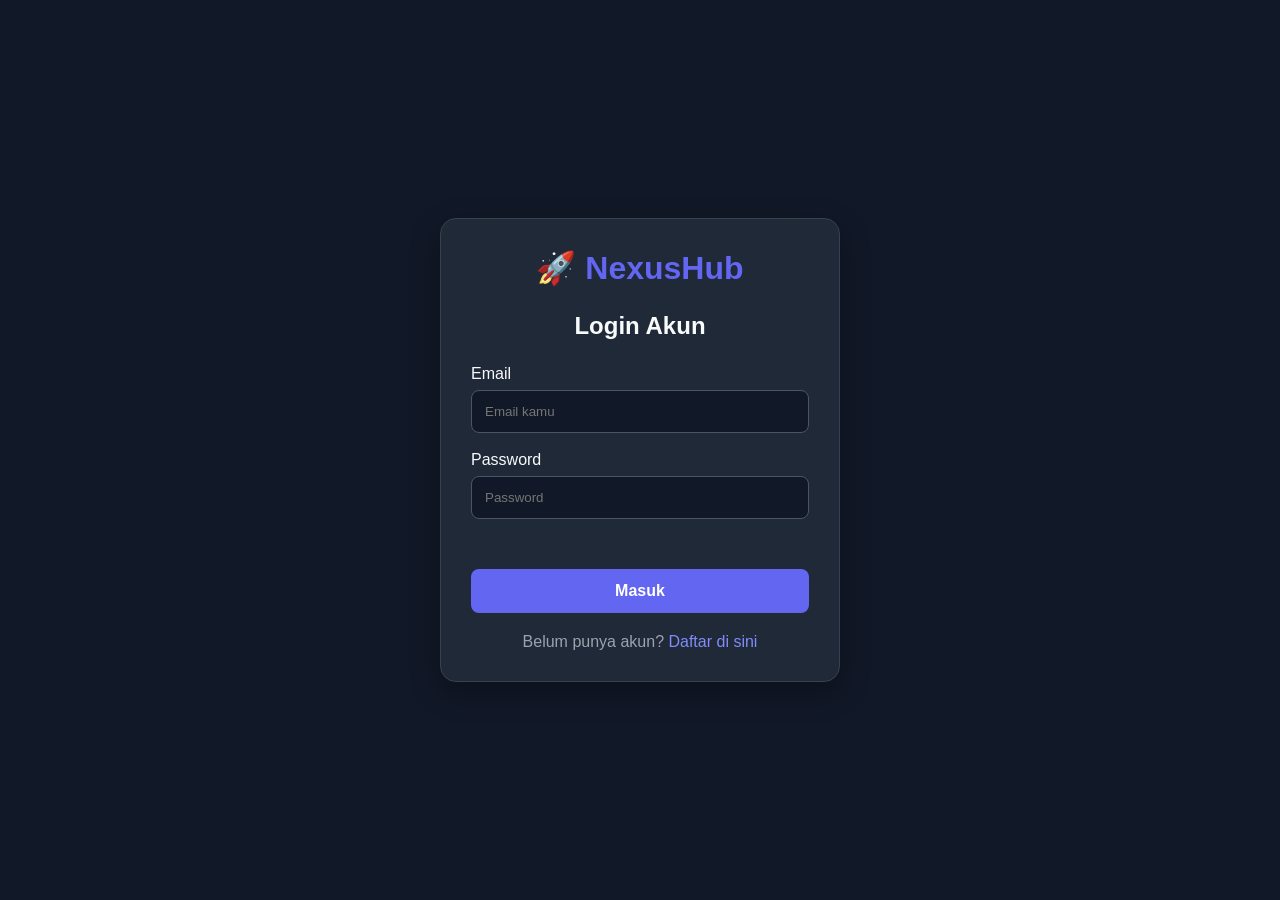
<file: login.html>
<!DOCTYPE html><html lang="id">
<head>
    <meta charset="UTF-8">
    <meta name="viewport" content="width=device-width, initial-scale=1.0">
    <title>Login - NexusHub</title>
    <link rel="stylesheet" href="style.css">
</head>
<body><div class="auth-container">
    <div class="auth-box">
        <h1>🚀 NexusHub</h1>
        <h2>Login Akun</h2>    <form id="loginForm">
        <div class="form-group">
            <label>Email</label>
            <input type="email" id="email" placeholder="Email kamu" required>
        </div>

        <div class="form-group">
            <label>Password</label>
            <input type="password" id="password" placeholder="Password" required>
        </div>

        <p id="message" class="message"></p>

        <button type="submit" class="btn-submit">
            Masuk
        </button>
    </form>

    <p class="switch">
        Belum punya akun?
        <a href="register.html">Daftar di sini</a>
    </p>
</div>

</div><script>
document.getElementById("loginForm").addEventListener("submit", function(e) {
    e.preventDefault();

    const email = document.getElementById("email").value;
    const password = document.getElementById("password").value;
    const message = document.getElementById("message");

    /*
      SEMENTARA:
      Ini hanya contoh frontend.
      Nanti bagian ini kita sambungkan ke API/database.
    */

    if (email && password) {
        localStorage.setItem("currentUser", email);

        message.style.color = "green";
        message.textContent = "Login berhasil!";

        setTimeout(() => {
            window.location.href = "index.html";
        }, 500);
    }
});
</script></body>
</html>
</file>
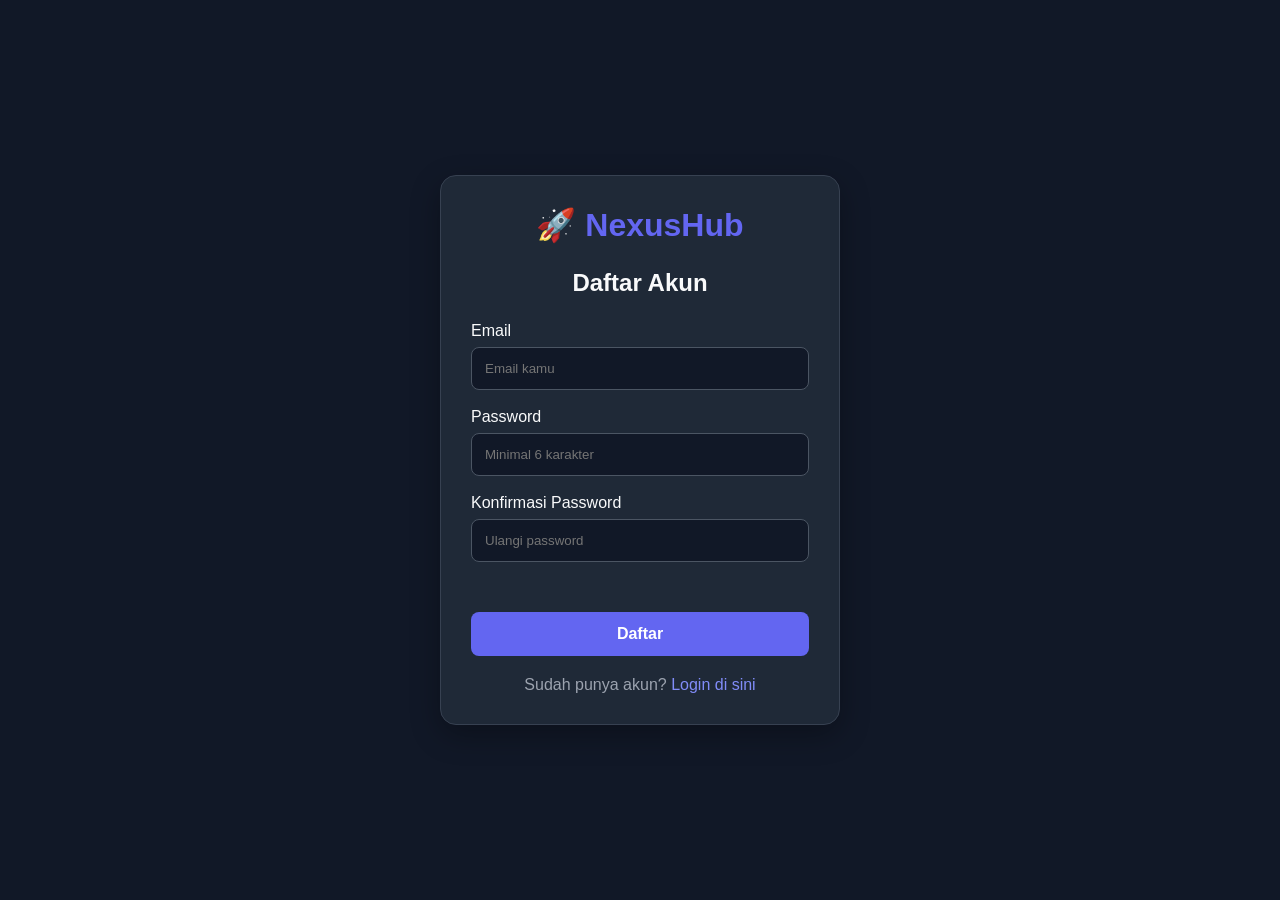
<file: register.html>
<!DOCTYPE html><html lang="id">
<head>
    <meta charset="UTF-8">
    <meta name="viewport" content="width=device-width, initial-scale=1.0">
    <title>Register - NexusHub</title>
    <link rel="stylesheet" href="style.css">
</head>
<body><div class="auth-container">
    <div class="auth-box">
        <h1>🚀 NexusHub</h1>
        <h2>Daftar Akun</h2>    <form id="registerForm">
        <div class="form-group">
            <label>Email</label>
            <input type="email" id="email" placeholder="Email kamu" required>
        </div>

        <div class="form-group">
            <label>Password</label>
            <input type="password" id="password" placeholder="Minimal 6 karakter" required>
        </div>

        <div class="form-group">
            <label>Konfirmasi Password</label>
            <input type="password" id="confirmPassword" placeholder="Ulangi password" required>
        </div>

        <p id="message" class="message"></p>

        <button type="submit" class="btn-submit">
            Daftar
        </button>
    </form>

    <p class="switch">
        Sudah punya akun?
        <a href="login.html">Login di sini</a>
    </p>
</div>

</div><script>
document.getElementById("registerForm").addEventListener("submit", function(e) {
    e.preventDefault();

    const email = document.getElementById("email").value;
    const password = document.getElementById("password").value;
    const confirmPassword = document.getElementById("confirmPassword").value;
    const message = document.getElementById("message");

    if (password.length < 6) {
        message.textContent = "Password minimal 6 karakter!";
        message.style.color = "red";
        return;
    }

    if (password !== confirmPassword) {
        message.textContent = "Konfirmasi password tidak cocok!";
        message.style.color = "red";
        return;
    }

    /*
      SEMENTARA:
      Nanti bagian ini kita sambungkan ke API/database.
    */

    message.textContent = "Pendaftaran berhasil!";
    message.style.color = "green";

    setTimeout(() => {
        window.location.href = "login.html";
    }, 700);
});
</script></body>
</html>
</file>
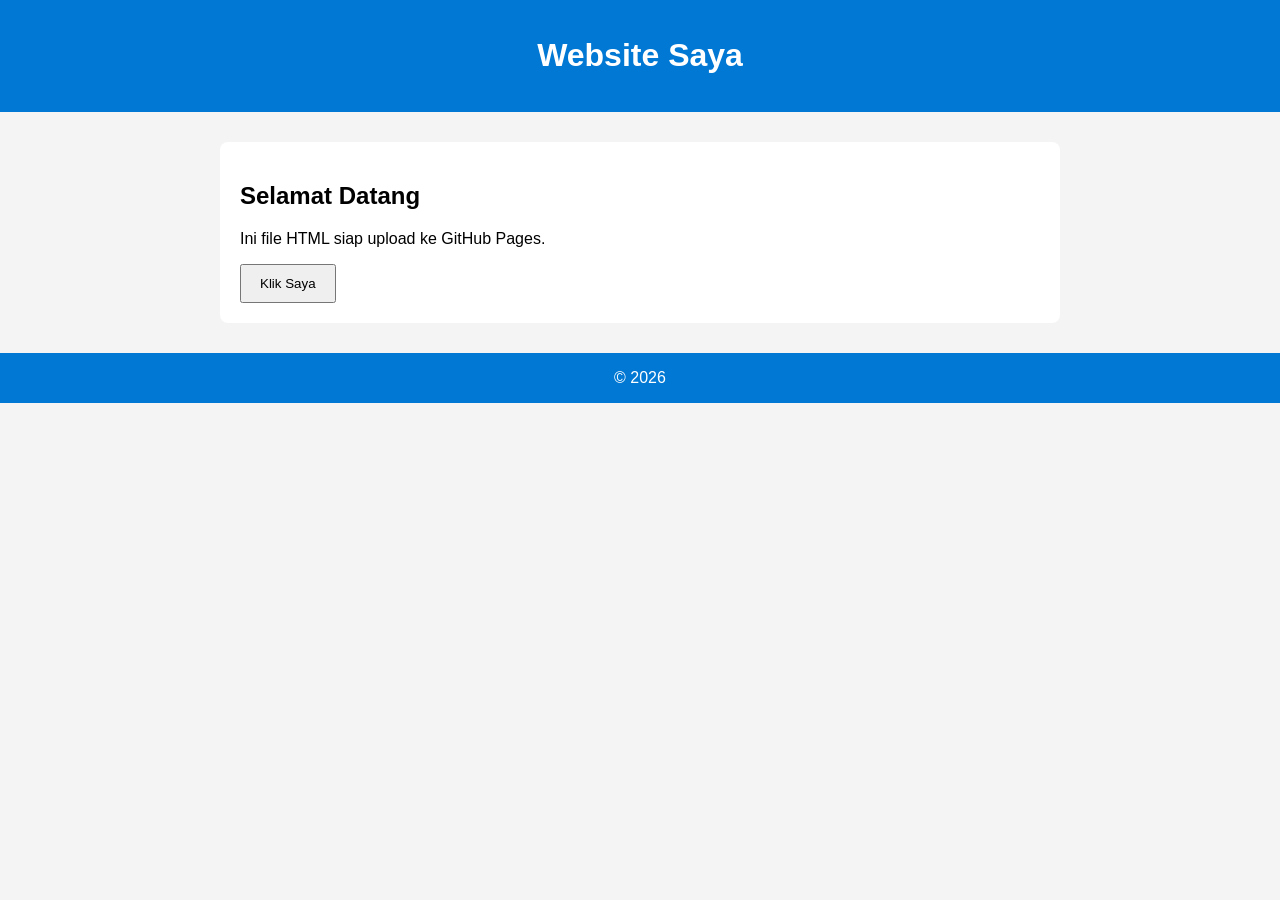
<file: site_1785675685022.html>
<!DOCTYPE html>
<html lang="id"><head><meta charset="UTF-8"><meta name="viewport" content="width=device-width,initial-scale=1.0"><title>Website Saya</title>
<style>body{font-family:Arial;margin:0;background:#f4f4f4}header,footer{background:#0078d4;color:#fff;text-align:center;padding:16px}.box{max-width:800px;margin:30px auto;background:#fff;padding:20px;border-radius:8px}button{padding:10px 18px}</style>
</head><body><header><h1>Website Saya</h1></header><div class="box"><h2>Selamat Datang</h2><p>Ini file HTML siap upload ke GitHub Pages.</p><button onclick="alert('Halo!')">Klik Saya</button></div><footer>© 2026</footer></body></html>
</file>
<file: style.css>
* {
  box-sizing: border-box;
  margin: 0;
  padding: 0;
  font-family: "Segoe UI", sans-serif;
  }

body {
background: #111827;
color: #f9fafb;
min-height: 100vh;
}

.auth-container {
min-height: 100vh;
display: flex;
justify-content: center;
align-items: center;
padding: 20px;
}

.auth-box {
width: 100%;
max-width: 400px;
background: #1f2937;
padding: 30px;
border-radius: 16px;
border: 1px solid #374151;
box-shadow: 0 10px 30px rgba(0,0,0,.3);
}

.auth-box h1 {
text-align: center;
color: #6366f1;
margin-bottom: 25px;
}

.auth-box h2 {
text-align: center;
margin-bottom: 25px;
}

.form-group {
margin-bottom: 18px;
}

.form-group label {
display: block;
margin-bottom: 7px;
}

.form-group input {
width: 100%;
padding: 13px;
border: 1px solid #4b5563;
border-radius: 8px;
background: #111827;
color: white;
outline: none;
}

.form-group input:focus {
border-color: #6366f1;
}

.btn-submit {
width: 100%;
padding: 13px;
border: none;
border-radius: 8px;
background: #6366f1;
color: white;
font-size: 16px;
font-weight: bold;
cursor: pointer;
}

.btn-submit:hover {
background: #4f46e5;
}

.switch {
text-align: center;
margin-top: 20px;
color: #9ca3af;
}

.switch a {
color: #818cf8;
text-decoration: none;
}

.message {
text-align: center;
margin-bottom: 12px;
min-height: 20px;
}
</file>
